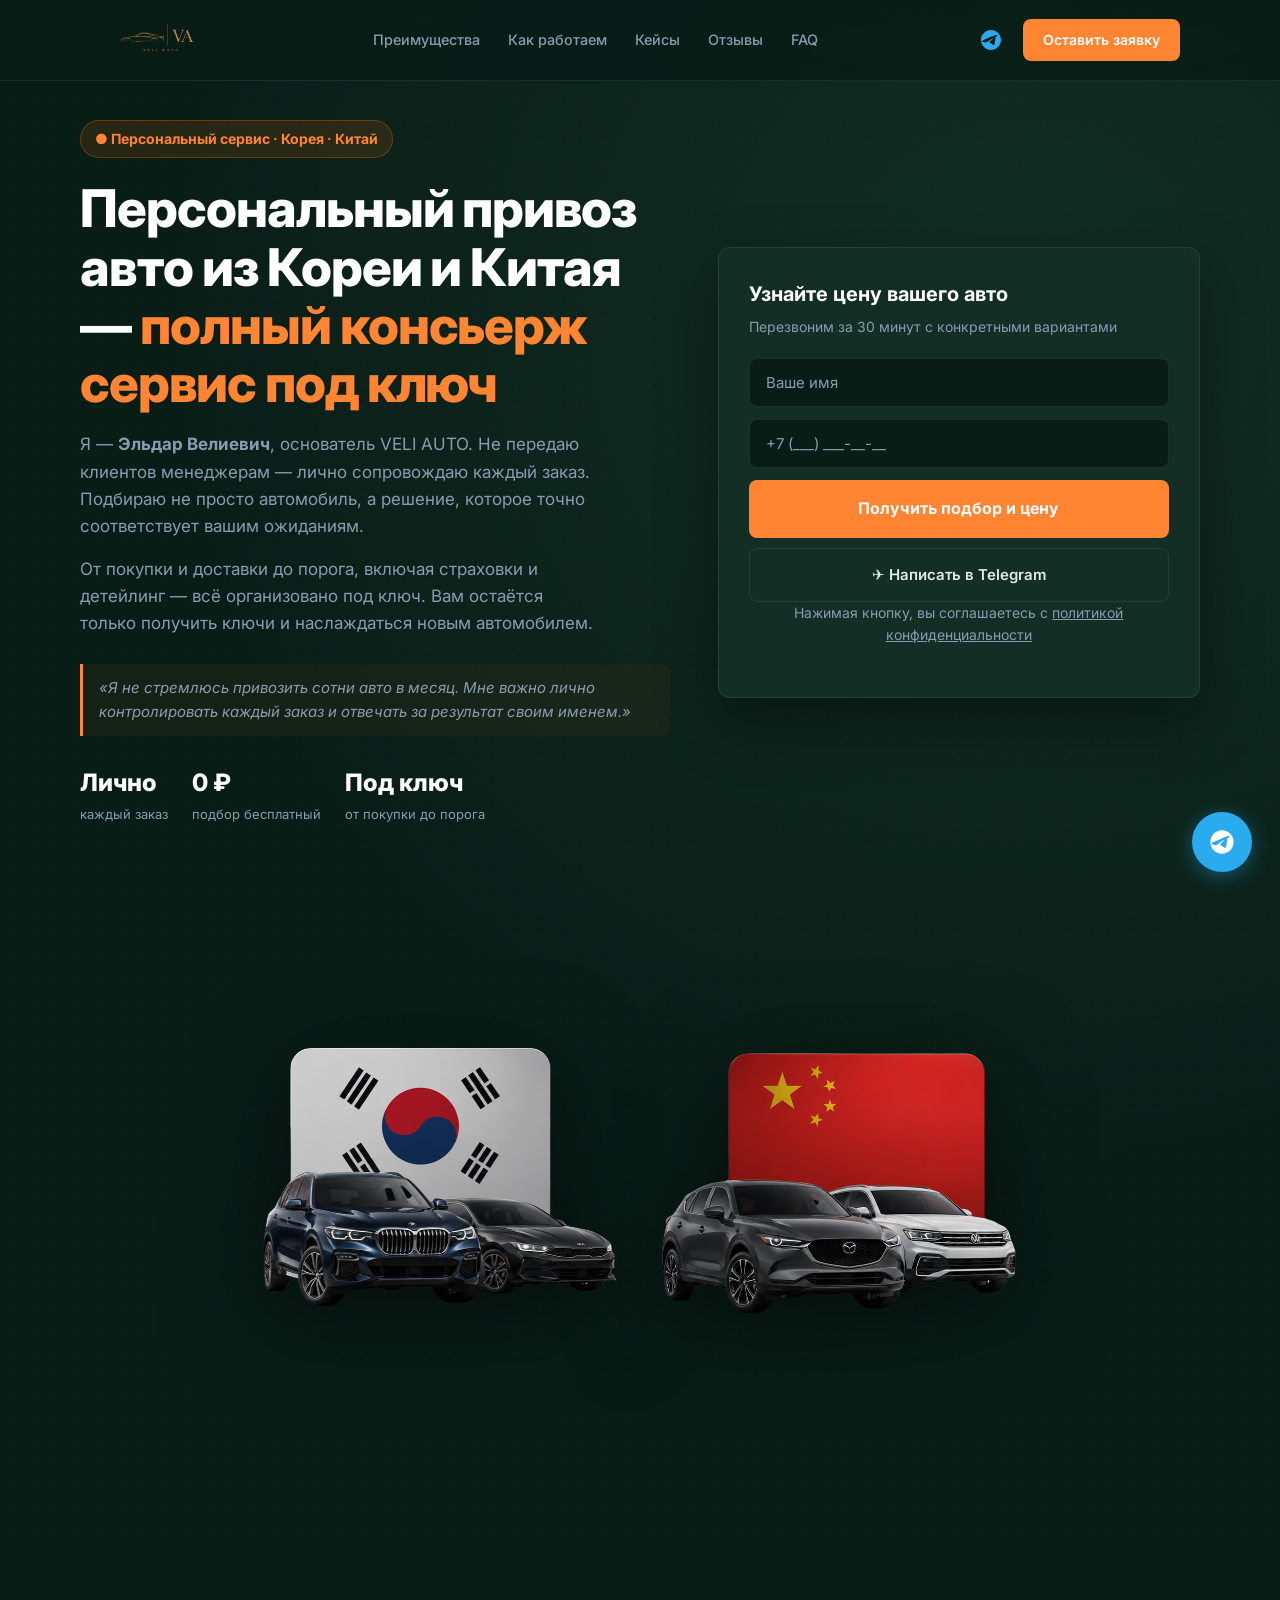
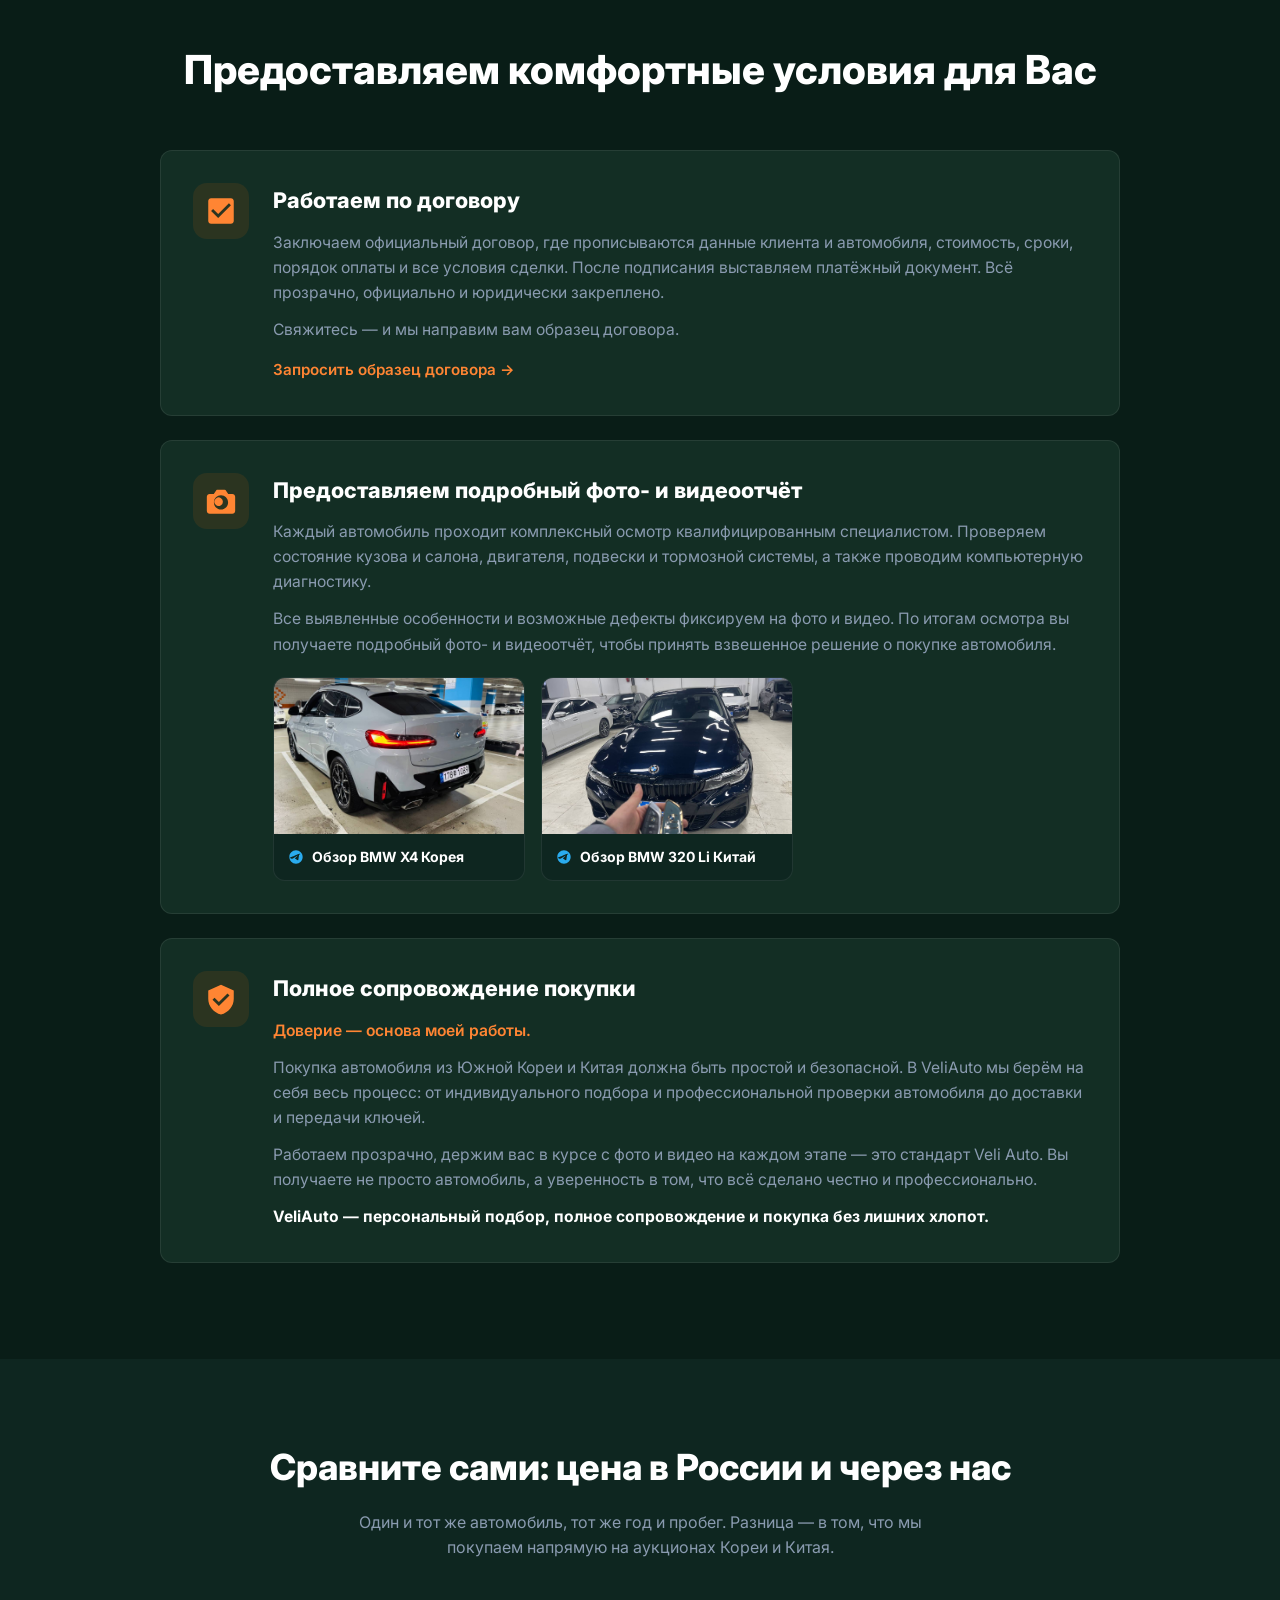
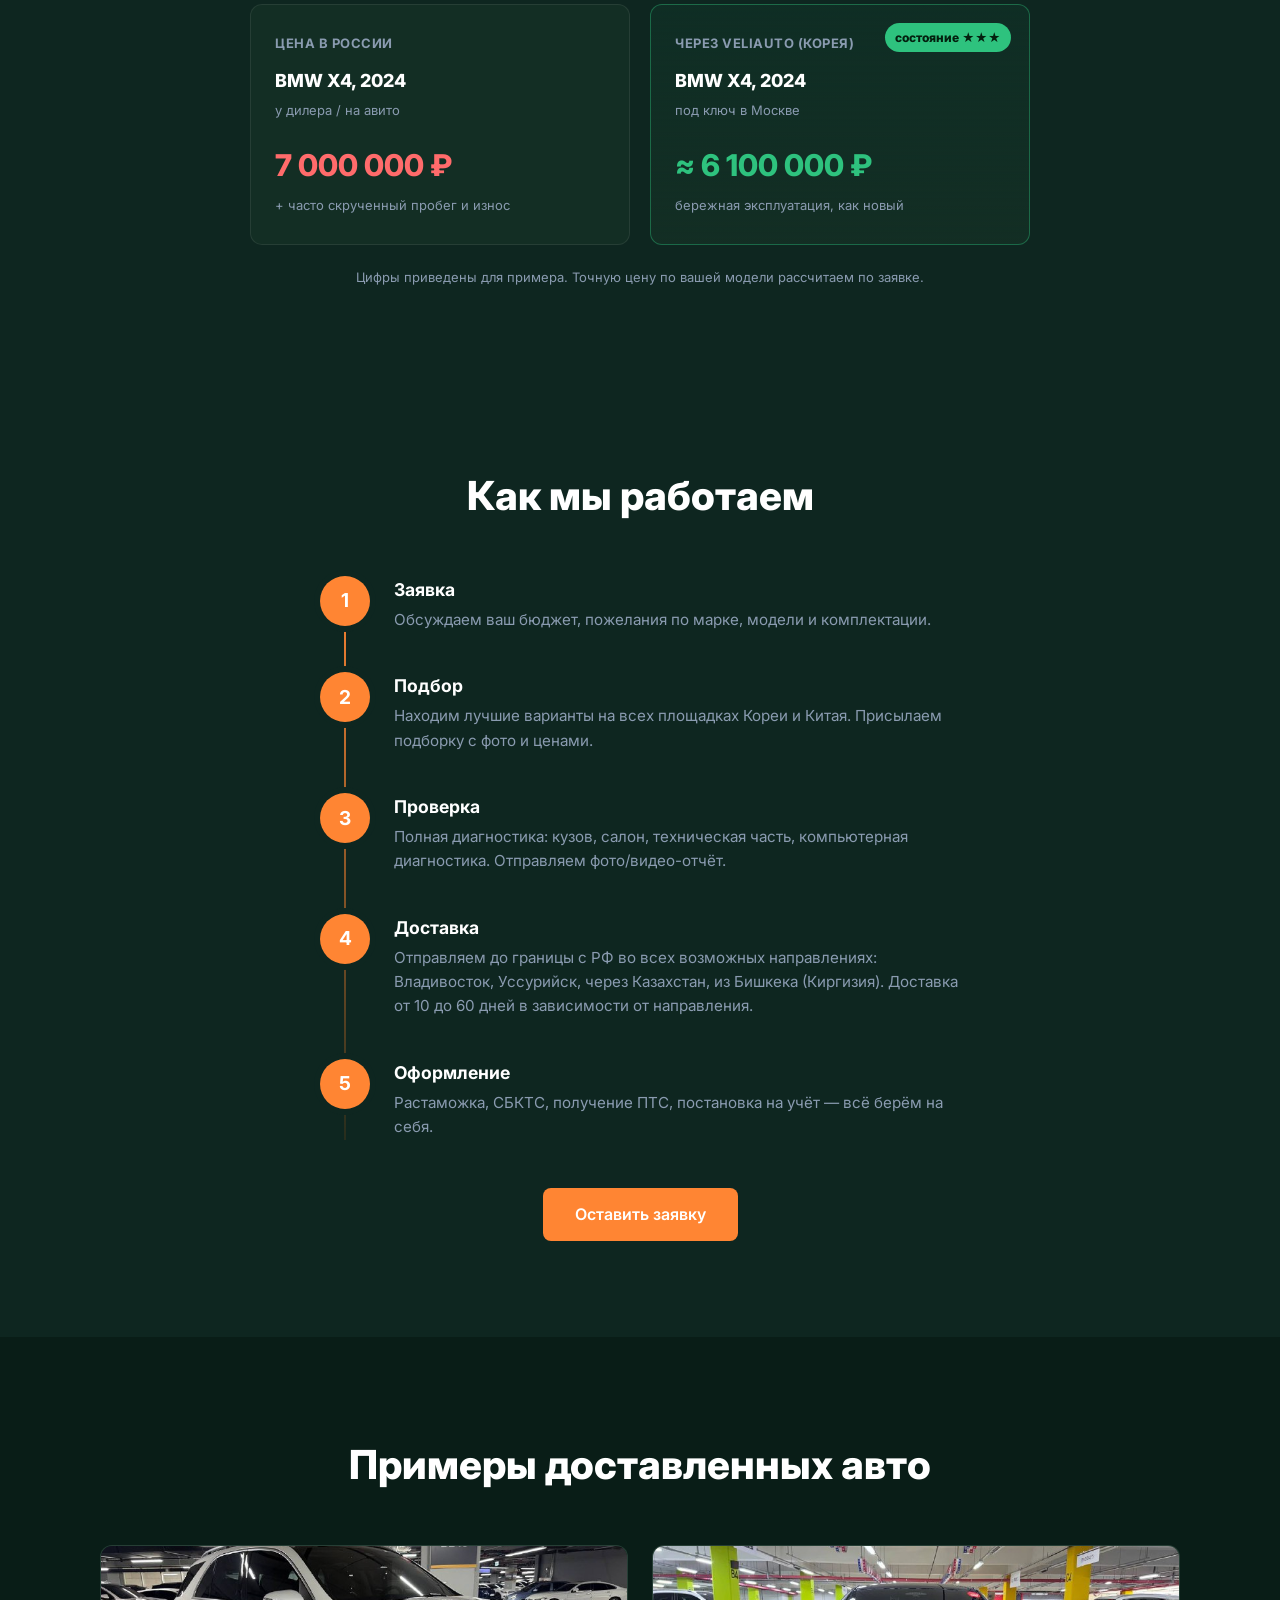
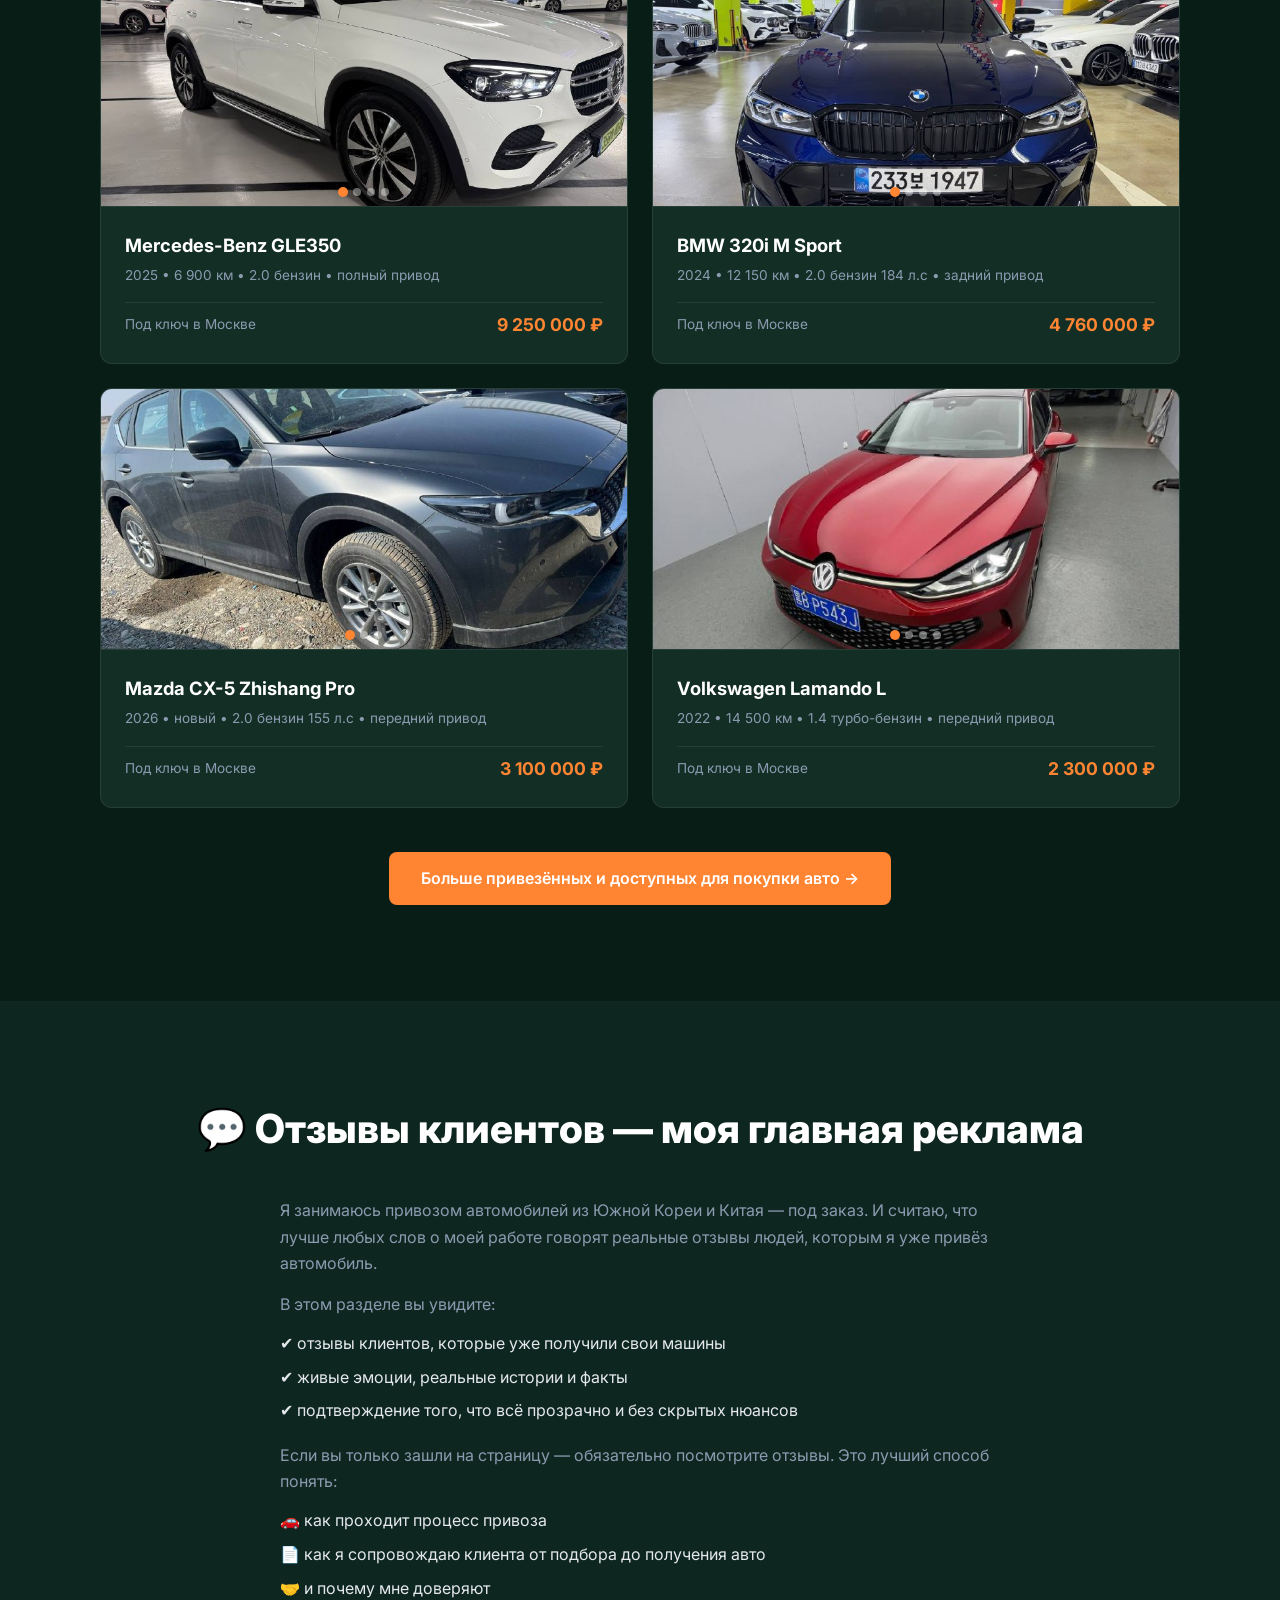
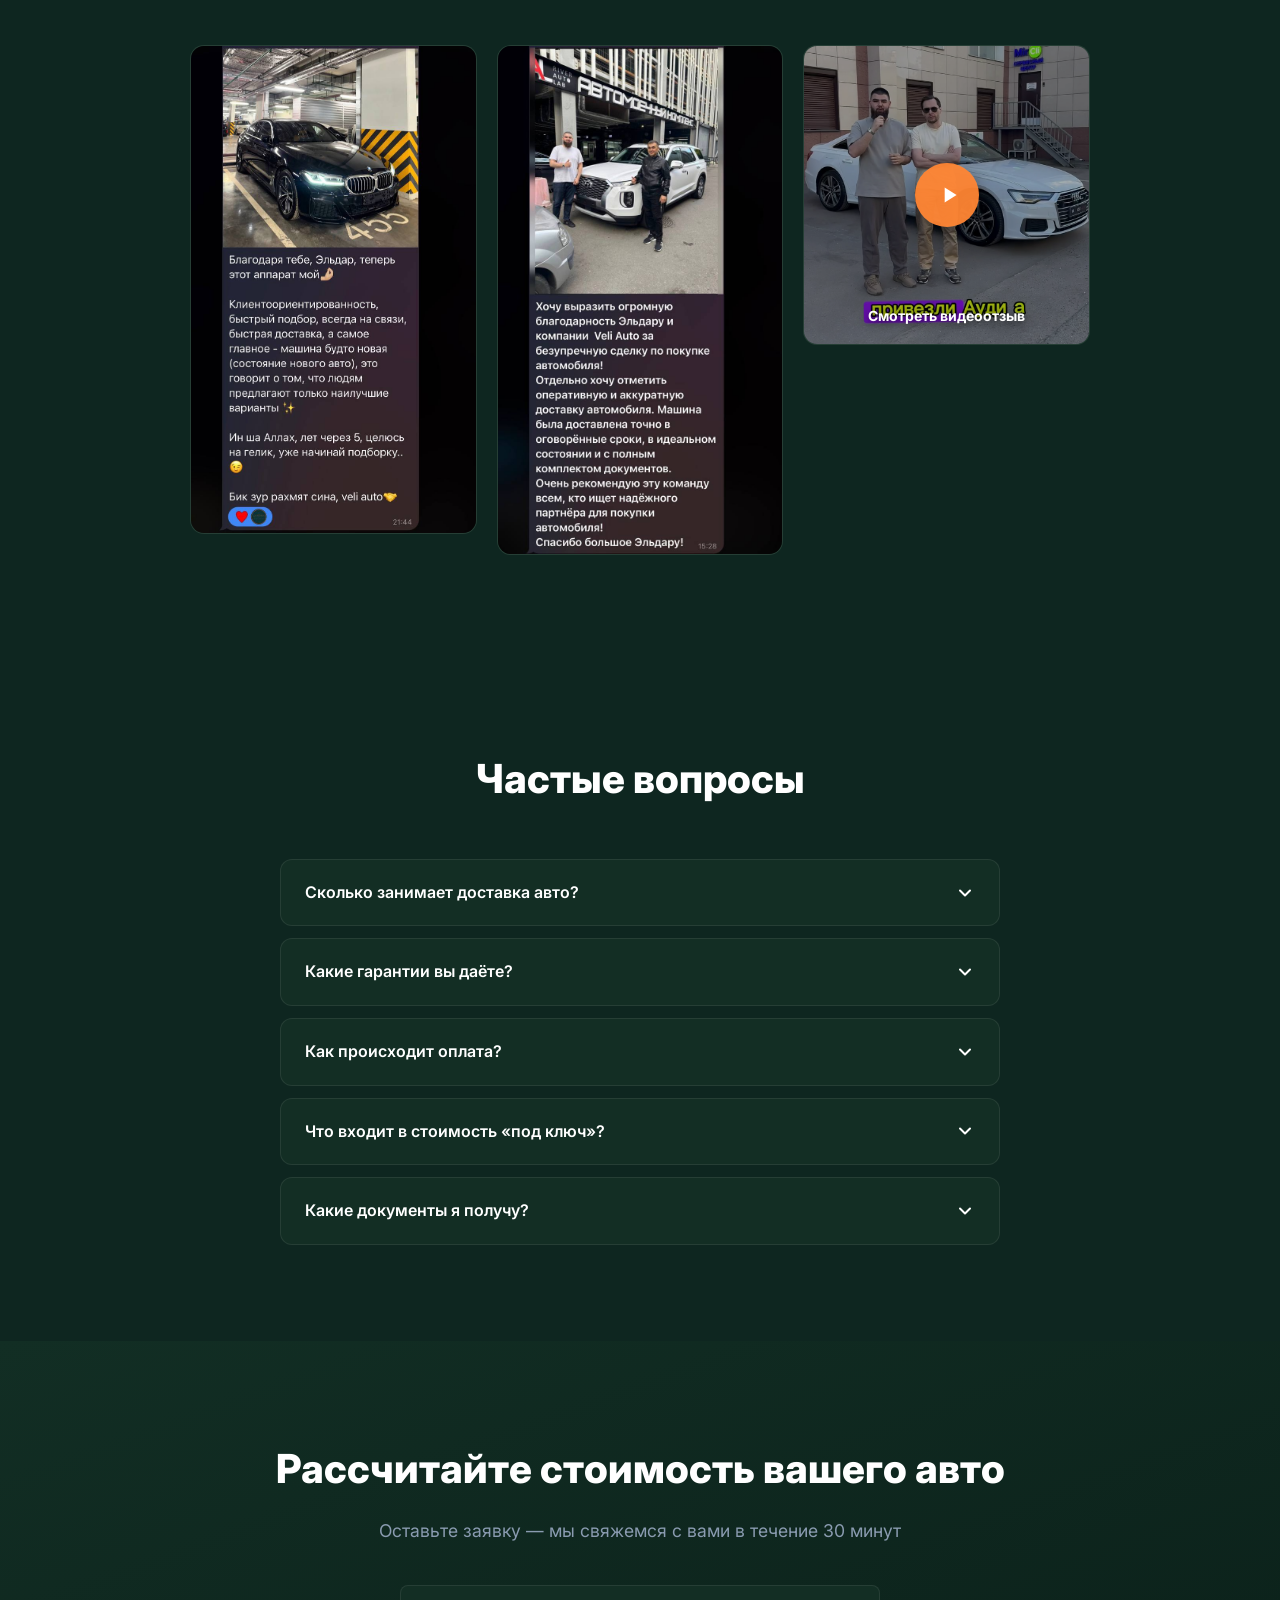
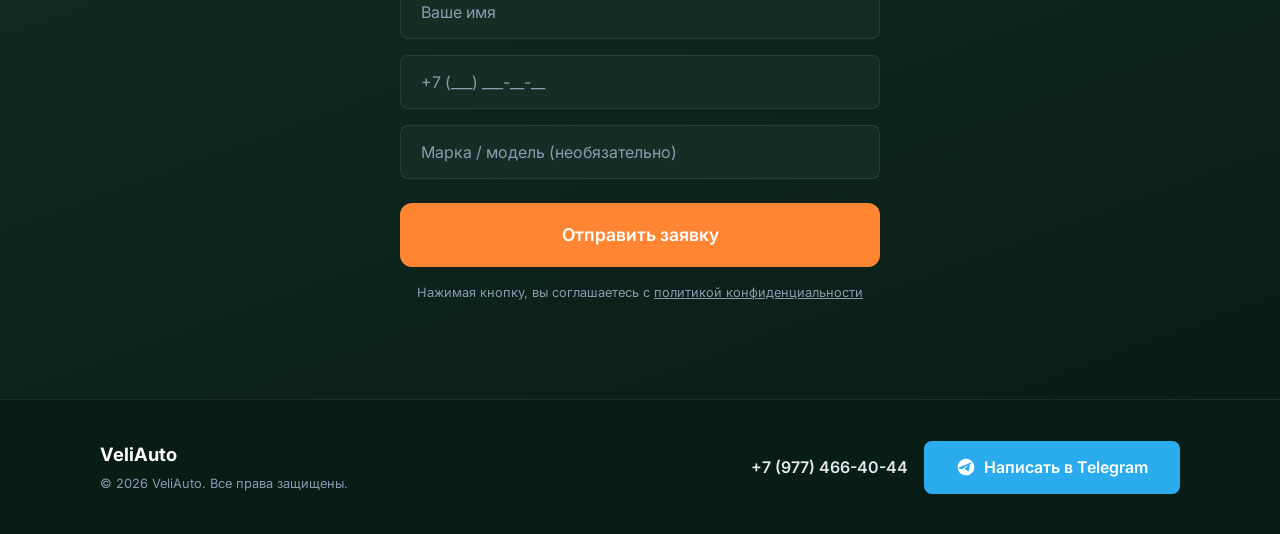
<file: index.html>
<!DOCTYPE html>
<html lang="ru">
<head>
  <meta charset="UTF-8">
  <meta name="viewport" content="width=device-width, initial-scale=1.0">
  <title>Авто из Кореи и Китая под ключ — подбор, доставка, растаможка</title>
  <meta name="description" content="Подбор и доставка автомобилей из Кореи и Китая под ключ. Дешевле и в лучшем состоянии, чем в России. Проверка, доставка, растаможка, оформление.">

  <!-- Favicon (логотип Veli Auto) -->
  <link rel="icon" href="favicon.ico" sizes="any">
  <link rel="icon" type="image/png" sizes="32x32" href="favicon-32.png">
  <link rel="icon" type="image/png" sizes="16x16" href="favicon-16.png">
  <link rel="apple-touch-icon" href="apple-touch-icon.png">

  <link rel="preconnect" href="https://fonts.googleapis.com">
  <link rel="preconnect" href="https://fonts.gstatic.com" crossorigin>
  <link href="https://fonts.googleapis.com/css2?family=Inter:wght@400;500;600;700;800&display=swap" rel="stylesheet">
  <link rel="stylesheet" href="style.css">

  <!-- Яндекс.Метрика: вставьте сюда код счётчика из интерфейса Метрики -->
  <!-- После вставки замените YM_ID ниже на ваш номер счётчика -->
  <script>window.YM_ID = 0; /* ← замените на номер вашего счётчика */</script>
  <!-- /Яндекс.Метрика -->
</head>
<body>

  <!-- Header -->
  <header class="header" id="header">
    <div class="container header__inner">
      <a href="#" class="header__logo"><img src="logonew.png" alt="VeliAuto" class="header__logo-img"></a>
      <nav class="header__nav" id="nav">
        <a href="#advantages" class="header__link">Преимущества</a>
        <a href="#steps" class="header__link">Как работаем</a>
        <a href="#cases" class="header__link">Кейсы</a>
        <a href="#reviews" class="header__link">Отзывы</a>
        <a href="#faq" class="header__link">FAQ</a>
      </nav>
      <div class="header__actions">
        <a href="https://t.me/VeliAutoGroup" target="_blank" rel="noopener" class="header__tg" aria-label="Telegram">
          <svg width="24" height="24" viewBox="0 0 24 24" fill="none"><path d="M12 2C6.48 2 2 6.48 2 12s4.48 10 10 10 10-4.48 10-10S17.52 2 12 2zm4.64 6.8c-.15 1.58-.8 5.42-1.13 7.19-.14.75-.42 1-.68 1.03-.58.05-1.02-.38-1.58-.75-.88-.58-1.38-.94-2.23-1.5-.99-.65-.35-1.01.22-1.59.15-.15 2.71-2.48 2.76-2.69.01-.03.01-.14-.07-.2-.08-.06-.19-.04-.28-.02-.12.03-2.02 1.28-5.69 3.77-.54.37-1.03.55-1.47.54-.48-.01-1.41-.27-2.1-.5-.85-.28-1.52-.43-1.46-.91.03-.25.38-.51 1.05-.78 4.12-1.79 6.87-2.97 8.26-3.54 3.93-1.62 4.75-1.9 5.28-1.91.12 0 .37.03.54.17.14.12.18.28.2.45-.01.06.01.24 0 .37z" fill="currentColor"/></svg>
        </a>
        <a href="#form" class="btn btn--small header__cta">Оставить заявку</a>
        <button class="burger" id="burger" aria-label="Меню">
          <svg id="burger-icon" width="24" height="24" viewBox="0 0 24 24" fill="none" xmlns="http://www.w3.org/2000/svg">
            <path d="M3 6h18M3 12h18M3 18h18" stroke="#ffffff" stroke-width="2.5" stroke-linecap="round"/>
          </svg>
          <svg id="burger-close" width="24" height="24" viewBox="0 0 24 24" fill="none" xmlns="http://www.w3.org/2000/svg" style="display:none">
            <path d="M6 6l12 12M18 6L6 18" stroke="#ffffff" stroke-width="2.5" stroke-linecap="round"/>
          </svg>
        </button>
      </div>
    </div>
  </header>

  <!-- Hero -->
  <section class="veli-hero" id="hero">
    <div class="veli-hero-wrap">
      <div>
        <span class="veli-badge">● Персональный сервис · Корея · Китай</span>
        <h1>Персональный привоз авто из Кореи и Китая — <span class="hl">полный консьерж сервис под ключ</span></h1>
        <p class="sub">
          Я — <strong>Эльдар Велиевич</strong>, основатель VELI AUTO. Не передаю клиентов менеджерам — лично сопровождаю каждый заказ. Подбираю не просто автомобиль, а решение, которое точно соответствует вашим ожиданиям.
        </p>
        <p class="sub" style="margin-top:-10px;">
          От покупки и доставки до порога, включая страховки и детейлинг — всё организовано под ключ. Вам остаётся только получить ключи и наслаждаться новым автомобилем.
        </p>
        <blockquote class="veli-founder-quote">
          «Я не стремлюсь привозить сотни авто в месяц. Мне важно лично контролировать каждый заказ и отвечать за результат своим именем.»
        </blockquote>
        <div class="veli-trust">
          <div><b>Лично</b><span>каждый заказ</span></div>
          <div><b>0 ₽</b><span>подбор бесплатный</span></div>
          <div><b>Под ключ</b><span>от покупки до порога</span></div>
        </div>
      </div>
      <form class="veli-form-card veli-lead-form" id="heroForm" novalidate>
        <h3>Узнайте цену вашего авто</h3>
        <p>Перезвоним за 30 минут с конкретными вариантами</p>
        <input class="veli-input" type="text" name="name" placeholder="Ваше имя" required>
        <input class="veli-input" type="tel" name="phone" placeholder="+7 (___) ___-__-__" required>
        <button class="veli-btn" type="submit">Получить подбор и цену</button>
        <a class="veli-btn-tg" href="https://t.me/VeliAutoGroup" target="_blank" rel="noopener">✈ Написать в Telegram</a>
        <p class="veli-note">Нажимая кнопку, вы соглашаетесь с <a href="privacy.html" target="_blank">политикой конфиденциальности</a></p>
      </form>
      <div class="veli-hero-img">
        <div class="veli-hero-img__wrap">
          <img src="korea.png" alt="Авто из Кореи">
        </div>
        <div class="veli-hero-img__wrap">
          <img src="china_cars_no_bg.png" alt="Авто из Китая">
        </div>
      </div>
    </div>
  </section>

  <!-- Advantages -->
  <section class="advantages" id="advantages">
    <div class="container">
      <h2 class="section__title reveal">Предоставляем комфортные условия для Вас</h2>
      <div class="veli-why">

        <!-- Блок 1 -->
        <div class="veli-why-block reveal">
          <div class="veli-why-icon">
            <svg width="34" height="34" viewBox="0 0 40 40" fill="none"><path d="M31.67 5H8.33C6.5 5 5 6.5 5 8.33v23.34C5 33.5 6.5 35 8.33 35h23.34C33.5 35 35 33.5 35 31.67V8.33C35 6.5 33.5 5 31.67 5zM16.67 28.33L8.33 20l2.34-2.33 6 6L29.33 11l2.34 2.33-15 15z" fill="currentColor"/></svg>
          </div>
          <div class="veli-why-content">
            <h3>Работаем по договору</h3>
            <p>Заключаем официальный договор, где прописываются данные клиента и автомобиля, стоимость, сроки, порядок оплаты и все условия сделки. После подписания выставляем платёжный документ. Всё прозрачно, официально и юридически закреплено.</p>
            <p>Свяжитесь — и мы направим вам образец договора.</p>
            <a href="#form" class="veli-why-cta">Запросить образец договора &rarr;</a>
          </div>
        </div>

        <!-- Блок 2 -->
        <div class="veli-why-block reveal">
          <div class="veli-why-icon">
            <svg width="34" height="34" viewBox="0 0 40 40" fill="none"><path d="M33.33 11.67H28.5l-3.17-4.5a1.67 1.67 0 00-1.37-.5H16.04c-.55 0-1.06.19-1.37.5l-3.17 4.5H6.67C4.83 11.67 3.33 13.17 3.33 15v16.67c0 1.83 1.5 3.33 3.34 3.33h26.66c1.84 0 3.34-1.5 3.34-3.33V15c0-1.83-1.5-3.33-3.34-3.33zM20 30c-4.6 0-8.33-3.73-8.33-8.33S15.4 13.33 20 13.33s8.33 3.74 8.33 8.34S24.6 30 20 30zm0-13.33A5 5 0 1020 25a5 5 0 000-8.33z" fill="currentColor"/></svg>
          </div>
          <div class="veli-why-content">
            <h3>Предоставляем подробный фото- и видеоотчёт</h3>
            <p>Каждый автомобиль проходит комплексный осмотр квалифицированным специалистом. Проверяем состояние кузова и салона, двигателя, подвески и тормозной системы, а также проводим компьютерную диагностику.</p>
            <p>Все выявленные особенности и возможные дефекты фиксируем на фото и видео. По итогам осмотра вы получаете подробный фото- и видеоотчёт, чтобы принять взвешенное решение о покупке автомобиля.</p>
            <div class="veli-reports-grid">
              <a class="veli-report-card" href="https://t.me/+EE5sa6n6i1JlOGFl" target="_blank" rel="noopener">
                <div class="veli-report-img">
                  <img src="bmw.jpg" alt="Обзор BMW X4 Корея" loading="lazy">
                </div>
                <span class="veli-report-name">
                  <svg width="16" height="16" viewBox="0 0 24 24" fill="none"><path d="M12 2C6.48 2 2 6.48 2 12s4.48 10 10 10 10-4.48 10-10S17.52 2 12 2zm4.64 6.8c-.15 1.58-.8 5.42-1.13 7.19-.14.75-.42 1-.68 1.03-.58.05-1.02-.38-1.58-.75-.88-.58-1.38-.94-2.23-1.5-.99-.65-.35-1.01.22-1.59.15-.15 2.71-2.48 2.76-2.69.01-.03.01-.14-.07-.2-.08-.06-.19-.04-.28-.02-.12.03-2.02 1.28-5.69 3.77-.54.37-1.03.55-1.47.54-.48-.01-1.41-.27-2.1-.5-.85-.28-1.52-.43-1.46-.91.03-.25.38-.51 1.05-.78 4.12-1.79 6.87-2.97 8.26-3.54 3.93-1.62 4.75-1.9 5.28-1.91.12 0 .37.03.54.17.14.12.18.28.2.45-.01.06.01.24 0 .37z" fill="currentColor"/></svg>
                  Обзор BMW X4 Корея
                </span>
              </a>
              <a class="veli-report-card" href="https://t.me/+0J8RsHtq2XE5M2Zi" target="_blank" rel="noopener">
                <div class="veli-report-img">
                  <img src="bmwobzor.jpg" alt="Обзор BMW 320 Li Китай" loading="lazy">
                </div>
                <span class="veli-report-name">
                  <svg width="16" height="16" viewBox="0 0 24 24" fill="none"><path d="M12 2C6.48 2 2 6.48 2 12s4.48 10 10 10 10-4.48 10-10S17.52 2 12 2zm4.64 6.8c-.15 1.58-.8 5.42-1.13 7.19-.14.75-.42 1-.68 1.03-.58.05-1.02-.38-1.58-.75-.88-.58-1.38-.94-2.23-1.5-.99-.65-.35-1.01.22-1.59.15-.15 2.71-2.48 2.76-2.69.01-.03.01-.14-.07-.2-.08-.06-.19-.04-.28-.02-.12.03-2.02 1.28-5.69 3.77-.54.37-1.03.55-1.47.54-.48-.01-1.41-.27-2.1-.5-.85-.28-1.52-.43-1.46-.91.03-.25.38-.51 1.05-.78 4.12-1.79 6.87-2.97 8.26-3.54 3.93-1.62 4.75-1.9 5.28-1.91.12 0 .37.03.54.17.14.12.18.28.2.45-.01.06.01.24 0 .37z" fill="currentColor"/></svg>
                  Обзор BMW 320 Li Китай
                </span>
              </a>
            </div>
          </div>
        </div>

        <!-- Блок 3 -->
        <div class="veli-why-block reveal">
          <div class="veli-why-icon">
            <svg width="34" height="34" viewBox="0 0 40 40" fill="none"><path d="M20 3.33L5 10v10c0 8.33 6.39 16.11 15 18.33C28.61 36.11 35 28.33 35 20V10L20 3.33zm-2.5 25L10 20.83l2.35-2.35 5.15 5.13L27.65 13.5 30 15.83 17.5 28.33z" fill="currentColor"/></svg>
          </div>
          <div class="veli-why-content">
            <h3>Полное сопровождение покупки</h3>
            <p class="veli-why-lead">Доверие — основа моей работы.</p>
            <p>Покупка автомобиля из Южной Кореи и Китая должна быть простой и безопасной. В VeliAuto мы берём на себя весь процесс: от индивидуального подбора и профессиональной проверки автомобиля до доставки и передачи ключей.</p>
            <p>Работаем прозрачно, держим вас в курсе с фото и видео на каждом этапе — это стандарт Veli Auto. Вы получаете не просто автомобиль, а уверенность в том, что всё сделано честно и профессионально.</p>
            <p><strong>VeliAuto — персональный подбор, полное сопровождение и покупка без лишних хлопот.</strong></p>
          </div>
        </div>

      </div>
    </div>
  </section>

  <!-- Compare -->
  <section class="veli-compare" id="compare">
    <div class="veli-compare-wrap">
      <div class="veli-sec-head"><h2>Сравните сами: цена в России и через нас</h2></div>
      <p class="veli-sec-sub">Один и тот же автомобиль, тот же год и пробег. Разница — в том, что мы покупаем напрямую на аукционах Кореи и Китая.</p>

      <div class="veli-cmp-grid">
        <div class="veli-cmp-card ru">
          <div class="label">Цена в России</div>
          <div class="car">BMW X4, 2024</div>
          <div class="car-desc">у дилера / на авито</div>
          <div class="price">7 000 000 ₽</div>
          <div class="price-note">+ часто скрученный пробег и износ</div>
        </div>

        <div class="veli-cmp-card win">
          <div class="veli-save-chip">состояние ★★★</div>
          <div class="label">Через VeliAuto (Корея)</div>
          <div class="car">BMW X4, 2024</div>
          <div class="car-desc">под ключ в Москве</div>
          <div class="price">≈ 6 100 000 ₽</div>
          <div class="price-note">бережная эксплуатация, как новый</div>
        </div>
      </div>
      <p class="veli-cmp-foot">Цифры приведены для примера. Точную цену по вашей модели рассчитаем по заявке.</p>
    </div>
  </section>

  <!-- Steps -->
  <section class="steps" id="steps">
    <div class="container">
      <h2 class="section__title reveal">Как мы работаем</h2>
      <div class="steps__timeline">
        <div class="step reveal">
          <div class="step__number">1</div>
          <div class="step__content">
            <h3 class="step__title">Заявка</h3>
            <p class="step__text">Обсуждаем ваш бюджет, пожелания по марке, модели и комплектации.</p>
          </div>
        </div>
        <div class="step reveal">
          <div class="step__number">2</div>
          <div class="step__content">
            <h3 class="step__title">Подбор</h3>
            <p class="step__text">Находим лучшие варианты на всех площадках Кореи и Китая. Присылаем подборку с фото и ценами.</p>
          </div>
        </div>
        <div class="step reveal">
          <div class="step__number">3</div>
          <div class="step__content">
            <h3 class="step__title">Проверка</h3>
            <p class="step__text">Полная диагностика: кузов, салон, техническая часть, компьютерная диагностика. Отправляем фото/видео-отчёт.</p>
          </div>
        </div>
        <div class="step reveal">
          <div class="step__number">4</div>
          <div class="step__content">
            <h3 class="step__title">Доставка</h3>
            <p class="step__text">Отправляем до границы с РФ во всех возможных направлениях: Владивосток, Уссурийск, через Казахстан, из Бишкека (Киргизия). Доставка от 10 до 60 дней в зависимости от направления.</p>
          </div>
        </div>
        <div class="step reveal">
          <div class="step__number">5</div>
          <div class="step__content">
            <h3 class="step__title">Оформление</h3>
            <p class="step__text">Растаможка, СБКТС, получение ПТС, постановка на учёт — всё берём на себя.</p>
          </div>
        </div>
      </div>
      <div class="steps__cta reveal">
        <a href="#form" class="btn">Оставить заявку</a>
      </div>
    </div>
  </section>

  <!-- Cases -->
  <section class="cases" id="cases">
    <div class="container">
      <h2 class="section__title reveal">Примеры доставленных авто</h2>
      <div class="cases__grid">

        <div class="case-card reveal">
          <div class="case-card__gallery">
            <div class="gallery__track">
              <img src="cars/gle1.jpg" alt="Mercedes-Benz GLE350" loading="lazy">
              <img src="cars/gle2.jpg" alt="Mercedes-Benz GLE350 — вид 2" loading="lazy">
              <img src="cars/gle3.jpg" alt="Mercedes-Benz GLE350 — вид 3" loading="lazy">
              <img src="cars/gle4.jpg" alt="Mercedes-Benz GLE350 — вид 4" loading="lazy">
            </div>
            <button class="gallery__btn gallery__btn--prev" aria-label="Назад">&#10094;</button>
            <button class="gallery__btn gallery__btn--next" aria-label="Вперёд">&#10095;</button>
            <div class="gallery__dots"></div>
          </div>
          <div class="case-card__body">
            <h3 class="case-card__name">Mercedes-Benz GLE350</h3>
            <div class="case-card__specs">2025 &bull; 6 900 км &bull; 2.0 бензин &bull; полный привод</div>
            <div class="case-card__prices">
              <div class="case-card__price-row case-card__price-row--total">
                <span class="case-card__label">Под ключ в Москве</span>
                <span class="case-card__value">9 250 000 ₽</span>
              </div>
            </div>
          </div>
        </div>

        <div class="case-card reveal">
          <div class="case-card__gallery">
            <div class="gallery__track">
              <img src="cars/bmw320_1.jpg" alt="BMW 320i M Sport" loading="lazy">
              <img src="cars/bmw320_2.jpg" alt="BMW 320i M Sport — вид 2" loading="lazy">
              <img src="cars/bmw320_3.jpg" alt="BMW 320i M Sport — вид 3" loading="lazy">
              <img src="cars/bmw320_4.jpg" alt="BMW 320i M Sport — салон" loading="lazy">
            </div>
            <button class="gallery__btn gallery__btn--prev" aria-label="Назад">&#10094;</button>
            <button class="gallery__btn gallery__btn--next" aria-label="Вперёд">&#10095;</button>
            <div class="gallery__dots"></div>
          </div>
          <div class="case-card__body">
            <h3 class="case-card__name">BMW 320i M Sport</h3>
            <div class="case-card__specs">2024 &bull; 12 150 км &bull; 2.0 бензин 184 л.с &bull; задний привод</div>
            <div class="case-card__prices">
              <div class="case-card__price-row case-card__price-row--total">
                <span class="case-card__label">Под ключ в Москве</span>
                <span class="case-card__value">4 760 000 ₽</span>
              </div>
            </div>
          </div>
        </div>

        <div class="case-card reveal">
          <div class="case-card__gallery">
            <div class="gallery__track">
              <img src="cars/mazda1.jpg" alt="Mazda CX-5 Zhishang Pro" loading="lazy">
              <img src="cars/mazda2.jpg" alt="Mazda CX-5 Zhishang Pro — вид 2" loading="lazy">
              <img src="cars/mazda3.jpg" alt="Mazda CX-5 Zhishang Pro — вид 3" loading="lazy">
            </div>
            <button class="gallery__btn gallery__btn--prev" aria-label="Назад">&#10094;</button>
            <button class="gallery__btn gallery__btn--next" aria-label="Вперёд">&#10095;</button>
            <div class="gallery__dots"></div>
          </div>
          <div class="case-card__body">
            <h3 class="case-card__name">Mazda CX-5 Zhishang Pro</h3>
            <div class="case-card__specs">2026 &bull; новый &bull; 2.0 бензин 155 л.с &bull; передний привод</div>
            <div class="case-card__prices">
              <div class="case-card__price-row case-card__price-row--total">
                <span class="case-card__label">Под ключ в Москве</span>
                <span class="case-card__value">3 100 000 ₽</span>
              </div>
            </div>
          </div>
        </div>

        <div class="case-card reveal">
          <div class="case-card__gallery">
            <div class="gallery__track">
              <img src="cars/lamando1.jpg" alt="Volkswagen Lamando L" loading="lazy">
              <img src="cars/lamando2.jpg" alt="Volkswagen Lamando L — вид 2" loading="lazy">
              <img src="cars/lamando3.jpg" alt="Volkswagen Lamando L — вид 3" loading="lazy">
              <img src="cars/lamando4.jpg" alt="Volkswagen Lamando L — вид 4" loading="lazy">
            </div>
            <button class="gallery__btn gallery__btn--prev" aria-label="Назад">&#10094;</button>
            <button class="gallery__btn gallery__btn--next" aria-label="Вперёд">&#10095;</button>
            <div class="gallery__dots"></div>
          </div>
          <div class="case-card__body">
            <h3 class="case-card__name">Volkswagen Lamando L</h3>
            <div class="case-card__specs">2022 &bull; 14 500 км &bull; 1.4 турбо-бензин &bull; передний привод</div>
            <div class="case-card__prices">
              <div class="case-card__price-row case-card__price-row--total">
                <span class="case-card__label">Под ключ в Москве</span>
                <span class="case-card__value">2 300 000 ₽</span>
              </div>
            </div>
          </div>
        </div>

      </div>
      <div class="cases__cta reveal">
        <a href="https://t.me/VeliAutoGroup" target="_blank" rel="noopener" class="btn">Больше привезённых и доступных для покупки авто &rarr;</a>
      </div>
    </div>
  </section>

  <!-- Reviews -->
  <section class="veli-reviews" id="reviews">
    <div class="container">
      <h2 class="section__title reveal">💬 Отзывы клиентов — моя главная реклама</h2>
      <div class="veli-reviews-intro reveal">
        <p>Я занимаюсь привозом автомобилей из Южной Кореи и Китая — под заказ. И считаю, что лучше любых слов о моей работе говорят реальные отзывы людей, которым я уже привёз автомобиль.</p>
        <p>В этом разделе вы увидите:</p>
        <ul class="veli-reviews-list">
          <li>✔️ отзывы клиентов, которые уже получили свои машины</li>
          <li>✔️ живые эмоции, реальные истории и факты</li>
          <li>✔️ подтверждение того, что всё прозрачно и без скрытых нюансов</li>
        </ul>
        <p>Если вы только зашли на страницу — обязательно посмотрите отзывы. Это лучший способ понять:</p>
        <ul class="veli-reviews-list">
          <li>🚗 как проходит процесс привоза</li>
          <li>📄 как я сопровождаю клиента от подбора до получения авто</li>
          <li>🤝 и почему мне доверяют</li>
        </ul>
      </div>
      <div class="veli-reviews-grid reveal">
        <a class="veli-review-card" href="https://t.me/VeliAutoGroup" target="_blank" rel="noopener">
          <img src="otziv1.jpg" alt="Отзыв клиента — BMW 5 серии" loading="lazy">
        </a>
        <a class="veli-review-card" href="https://t.me/VeliAutoGroup" target="_blank" rel="noopener">
          <img src="otziv2.jpg" alt="Отзыв клиента — Hyundai Palisade" loading="lazy">
        </a>
        <a class="veli-review-card veli-review-card--video" href="https://t.me/VeliAutoGroup/551?comment=711" target="_blank" rel="noopener">
          <img src="otzivvideo.png" alt="Видеоотзыв клиента" loading="lazy">
          <span class="veli-review-play" aria-hidden="true">
            <svg width="26" height="26" viewBox="0 0 24 24" fill="currentColor"><path d="M8 5v14l11-7z"/></svg>
          </span>
          <span class="veli-review-vlabel">Смотреть видеоотзыв</span>
        </a>
      </div>
    </div>
  </section>

  <!-- FAQ -->
  <section class="faq" id="faq">
    <div class="container">
      <h2 class="section__title reveal">Частые вопросы</h2>
      <div class="faq__list">
        <div class="faq__item reveal">
          <button class="faq__question" type="button">
            <span>Сколько занимает доставка авто?</span>
            <svg class="faq__arrow" width="20" height="20" viewBox="0 0 20 20" fill="none"><path d="M5 7.5l5 5 5-5" stroke="currentColor" stroke-width="2" stroke-linecap="round" stroke-linejoin="round"/></svg>
          </button>
          <div class="faq__answer">
            <p>Весь процесс занимает от 40 до 60 дней. Доставка морем — от 3 дней, доставка по РФ — от 7 дней. Остальное время — подбор, проверка и оформление документов.</p>
          </div>
        </div>
        <div class="faq__item reveal">
          <button class="faq__question" type="button">
            <span>Какие гарантии вы даёте?</span>
            <svg class="faq__arrow" width="20" height="20" viewBox="0 0 20 20" fill="none"><path d="M5 7.5l5 5 5-5" stroke="currentColor" stroke-width="2" stroke-linecap="round" stroke-linejoin="round"/></svg>
          </button>
          <div class="faq__answer">
            <p>Работаем строго по договору. Гарантируем юридическую чистоту авто, техническое состояние по результатам диагностики и полное оформление документов. Если авто не соответствует описанию — вернём деньги.</p>
          </div>
        </div>
        <div class="faq__item reveal">
          <button class="faq__question" type="button">
            <span>Как происходит оплата?</span>
            <svg class="faq__arrow" width="20" height="20" viewBox="0 0 20 20" fill="none"><path d="M5 7.5l5 5 5-5" stroke="currentColor" stroke-width="2" stroke-linecap="round" stroke-linejoin="round"/></svg>
          </button>
          <div class="faq__answer">
            <p><strong>Подбор — полностью бесплатный.</strong> Вы ничего не платите, пока мы не найдём конкретный автомобиль и вы его не одобрите. После согласования авто оплата идёт поэтапно: за сам авто, за логистику до РФ. Далее в РФ — оплата таможни, логистика по РФ, комиссия компании. Все этапы курируем и подсказываем, где и как оплатить.</p>
          </div>
        </div>
        <div class="faq__item reveal">
          <button class="faq__question" type="button">
            <span>Что входит в стоимость «под ключ»?</span>
            <svg class="faq__arrow" width="20" height="20" viewBox="0 0 20 20" fill="none"><path d="M5 7.5l5 5 5-5" stroke="currentColor" stroke-width="2" stroke-linecap="round" stroke-linejoin="round"/></svg>
          </button>
          <div class="faq__answer">
            <p>Мы всё делаем за вас: подбор, выкуп, логистика, оформление — вы получаете авто с полным пакетом документов для постановки на учёт.</p>
          </div>
        </div>
        <div class="faq__item reveal">
          <button class="faq__question" type="button">
            <span>Какие документы я получу?</span>
            <svg class="faq__arrow" width="20" height="20" viewBox="0 0 20 20" fill="none"><path d="M5 7.5l5 5 5-5" stroke="currentColor" stroke-width="2" stroke-linecap="round" stroke-linejoin="round"/></svg>
          </button>
          <div class="faq__answer">
            <p>ЭПТС (электронный ПТС), СБКТС, ПТД и ТПО, а также акт приёма-передачи от компании — полный пакет документов для постановки авто на учёт в ГИБДД.</p>
          </div>
        </div>
      </div>
    </div>
  </section>

  <!-- Form -->
  <section class="form-section" id="form">
    <div class="container">
      <h2 class="section__title section__title--light reveal">Рассчитайте стоимость вашего авто</h2>
      <p class="form-section__subtitle reveal">Оставьте заявку — мы свяжемся с вами в течение 30 минут</p>
      <form class="form" id="leadForm" novalidate>
        <div class="form__fields">
          <div class="form__group">
            <input type="text" class="form__input" name="name" placeholder="Ваше имя" required autocomplete="given-name">
          </div>
          <div class="form__group">
            <input type="tel" class="form__input" name="phone" id="phone" placeholder="+7 (___) ___-__-__" required autocomplete="tel">
          </div>
          <div class="form__group">
            <input type="text" class="form__input" name="car" placeholder="Марка / модель (необязательно)" autocomplete="off">
          </div>
        </div>
        <button type="submit" class="btn btn--large form__submit">Отправить заявку</button>
        <p class="form__disclaimer">Нажимая кнопку, вы соглашаетесь с <a href="privacy.html" target="_blank">политикой конфиденциальности</a></p>
      </form>
    </div>
  </section>

  <!-- Footer -->
  <footer class="footer">
    <div class="container footer__inner">
      <div class="footer__brand">
        <span class="footer__logo">VeliAuto</span>
        <p class="footer__copy">&copy; 2026 VeliAuto. Все права защищены.</p>
      </div>
      <div class="footer__contacts">
        <a href="tel:+79774664044" class="footer__phone">+7 (977) 466-40-44</a>
        <a href="https://t.me/VeliAutoGroup" target="_blank" rel="noopener" class="btn btn--tg footer__tg-btn">
          <svg width="20" height="20" viewBox="0 0 24 24" fill="none"><path d="M12 2C6.48 2 2 6.48 2 12s4.48 10 10 10 10-4.48 10-10S17.52 2 12 2zm4.64 6.8c-.15 1.58-.8 5.42-1.13 7.19-.14.75-.42 1-.68 1.03-.58.05-1.02-.38-1.58-.75-.88-.58-1.38-.94-2.23-1.5-.99-.65-.35-1.01.22-1.59.15-.15 2.71-2.48 2.76-2.69.01-.03.01-.14-.07-.2-.08-.06-.19-.04-.28-.02-.12.03-2.02 1.28-5.69 3.77-.54.37-1.03.55-1.47.54-.48-.01-1.41-.27-2.1-.5-.85-.28-1.52-.43-1.46-.91.03-.25.38-.51 1.05-.78 4.12-1.79 6.87-2.97 8.26-3.54 3.93-1.62 4.75-1.9 5.28-1.91.12 0 .37.03.54.17.14.12.18.28.2.45-.01.06.01.24 0 .37z" fill="currentColor"/></svg>
          Написать в Telegram
        </a>
      </div>
    </div>
  </footer>

  <!-- Fixed Telegram button -->
  <a href="https://t.me/VeliAutoGroup" target="_blank" rel="noopener" class="tg-float" aria-label="Написать в Telegram">
    <svg width="28" height="28" viewBox="0 0 24 24" fill="none"><path d="M12 2C6.48 2 2 6.48 2 12s4.48 10 10 10 10-4.48 10-10S17.52 2 12 2zm4.64 6.8c-.15 1.58-.8 5.42-1.13 7.19-.14.75-.42 1-.68 1.03-.58.05-1.02-.38-1.58-.75-.88-.58-1.38-.94-2.23-1.5-.99-.65-.35-1.01.22-1.59.15-.15 2.71-2.48 2.76-2.69.01-.03.01-.14-.07-.2-.08-.06-.19-.04-.28-.02-.12.03-2.02 1.28-5.69 3.77-.54.37-1.03.55-1.47.54-.48-.01-1.41-.27-2.1-.5-.85-.28-1.52-.43-1.46-.91.03-.25.38-.51 1.05-.78 4.12-1.79 6.87-2.97 8.26-3.54 3.93-1.62 4.75-1.9 5.28-1.91.12 0 .37.03.54.17.14.12.18.28.2.45-.01.06.01.24 0 .37z" fill="currentColor"/></svg>
  </a>

  <script src="script.js"></script>
</body>
</html>
</file>
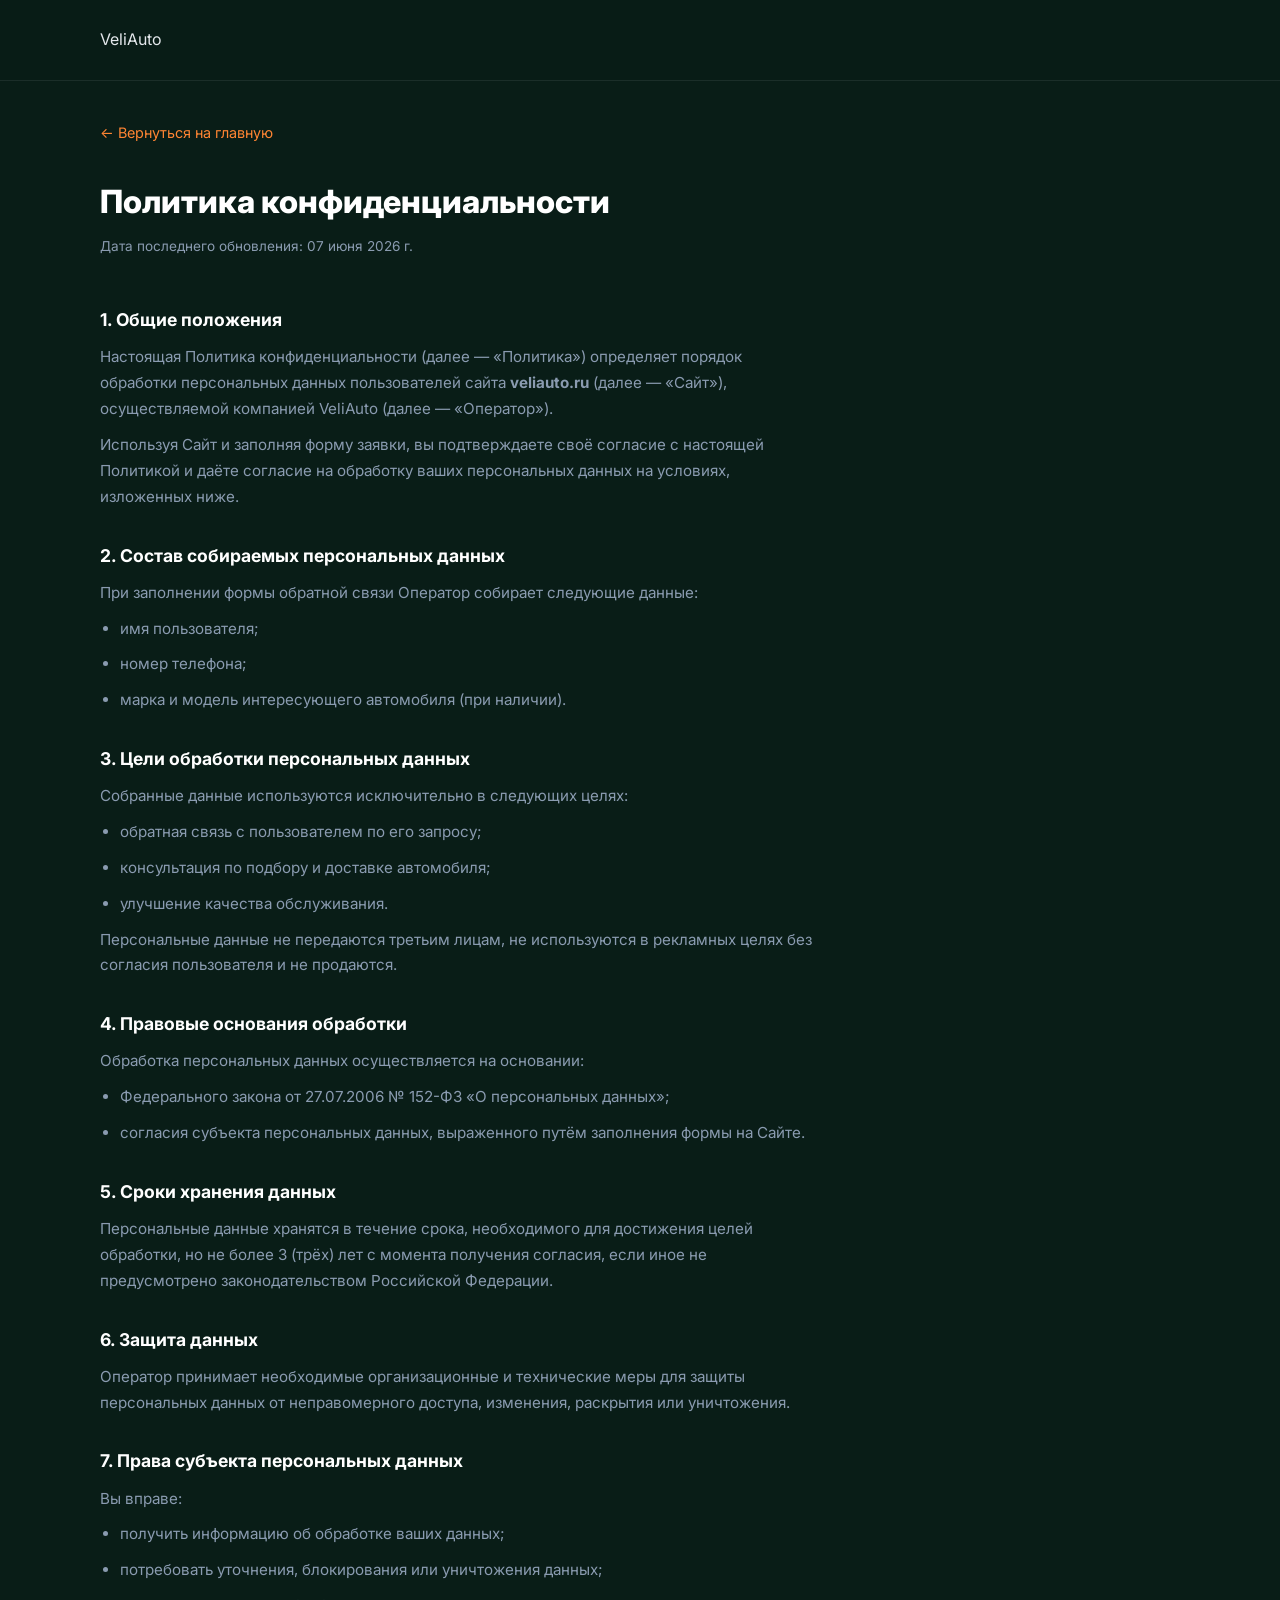
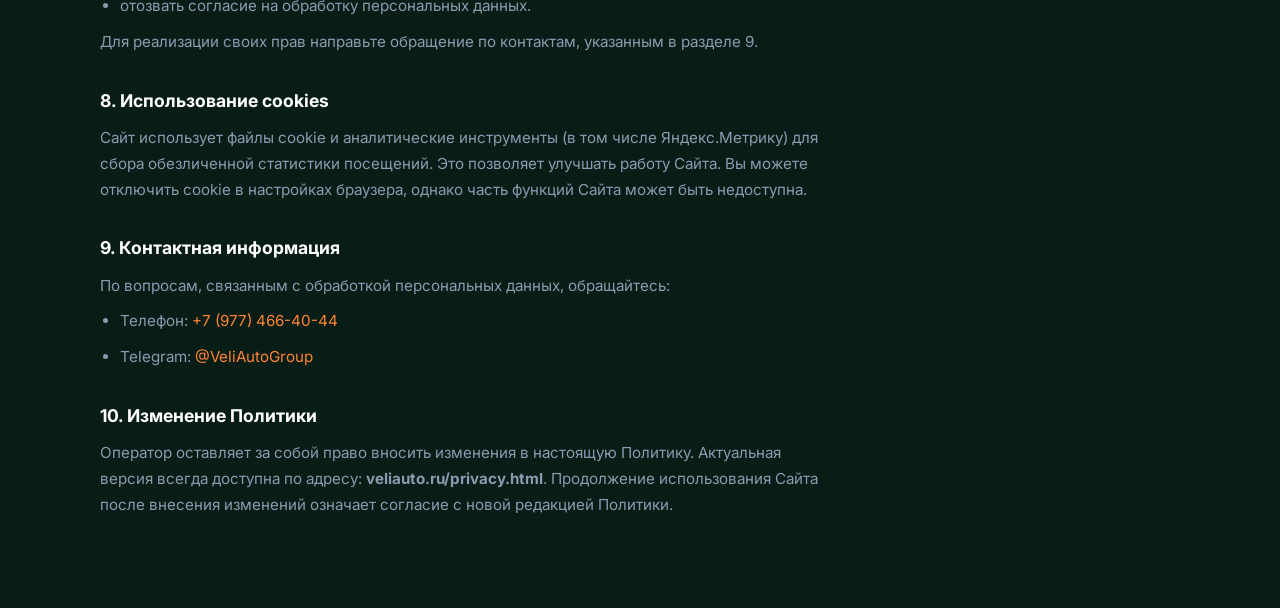
<file: privacy.html>
<!DOCTYPE html>
<html lang="ru">
<head>
  <meta charset="UTF-8">
  <meta name="viewport" content="width=device-width, initial-scale=1.0">
  <title>Политика конфиденциальности — VeliAuto</title>
  <meta name="robots" content="noindex, follow">

  <!-- Favicon (логотип Veli Auto) -->
  <link rel="icon" href="favicon.ico" sizes="any">
  <link rel="icon" type="image/png" sizes="32x32" href="favicon-32.png">
  <link rel="icon" type="image/png" sizes="16x16" href="favicon-16.png">
  <link rel="apple-touch-icon" href="apple-touch-icon.png">

  <link rel="preconnect" href="https://fonts.googleapis.com">
  <link rel="preconnect" href="https://fonts.gstatic.com" crossorigin>
  <link href="https://fonts.googleapis.com/css2?family=Inter:wght@400;500;600;700;800&display=swap" rel="stylesheet">
  <link rel="stylesheet" href="style.css">
  <style>
    .privacy-page {
      padding: 120px 0 80px;
      min-height: 100vh;
    }
    .privacy-page h1 {
      font-size: clamp(1.5rem, 4vw, 2rem);
      font-weight: 800;
      color: var(--clr-white);
      margin-bottom: 8px;
    }
    .privacy-page .updated {
      font-size: 0.85rem;
      color: var(--clr-text-muted);
      margin-bottom: 48px;
    }
    .privacy-page h2 {
      font-size: 1.1rem;
      font-weight: 700;
      color: var(--clr-white);
      margin: 32px 0 10px;
    }
    .privacy-page p, .privacy-page li {
      font-size: 0.95rem;
      color: var(--clr-text-muted);
      line-height: 1.7;
      margin-bottom: 10px;
    }
    .privacy-page ul {
      list-style: disc;
      padding-left: 20px;
      margin-bottom: 10px;
    }
    .privacy-page a {
      color: var(--clr-accent);
    }
    .privacy-back {
      display: inline-flex;
      align-items: center;
      gap: 8px;
      color: var(--clr-text-muted);
      font-size: 0.9rem;
      margin-bottom: 32px;
      transition: color 0.2s;
    }
    .privacy-back:hover { color: var(--clr-white); }
    .privacy-content {
      max-width: 720px;
    }
  </style>
</head>
<body>

  <header class="header" id="header">
    <div class="container header__inner">
      <a href="index.html" class="header__logo">VeliAuto</a>
    </div>
  </header>

  <section class="privacy-page">
    <div class="container">
      <div class="privacy-content">
        <a href="index.html" class="privacy-back">← Вернуться на главную</a>
        <h1>Политика конфиденциальности</h1>
        <p class="updated">Дата последнего обновления: 07 июня 2026 г.</p>

        <h2>1. Общие положения</h2>
        <p>Настоящая Политика конфиденциальности (далее — «Политика») определяет порядок обработки персональных данных пользователей сайта <strong>veliauto.ru</strong> (далее — «Сайт»), осуществляемой компанией VeliAuto (далее — «Оператор»).</p>
        <p>Используя Сайт и заполняя форму заявки, вы подтверждаете своё согласие с настоящей Политикой и даёте согласие на обработку ваших персональных данных на условиях, изложенных ниже.</p>

        <h2>2. Состав собираемых персональных данных</h2>
        <p>При заполнении формы обратной связи Оператор собирает следующие данные:</p>
        <ul>
          <li>имя пользователя;</li>
          <li>номер телефона;</li>
          <li>марка и модель интересующего автомобиля (при наличии).</li>
        </ul>

        <h2>3. Цели обработки персональных данных</h2>
        <p>Собранные данные используются исключительно в следующих целях:</p>
        <ul>
          <li>обратная связь с пользователем по его запросу;</li>
          <li>консультация по подбору и доставке автомобиля;</li>
          <li>улучшение качества обслуживания.</li>
        </ul>
        <p>Персональные данные не передаются третьим лицам, не используются в рекламных целях без согласия пользователя и не продаются.</p>

        <h2>4. Правовые основания обработки</h2>
        <p>Обработка персональных данных осуществляется на основании:</p>
        <ul>
          <li>Федерального закона от 27.07.2006 № 152-ФЗ «О персональных данных»;</li>
          <li>согласия субъекта персональных данных, выраженного путём заполнения формы на Сайте.</li>
        </ul>

        <h2>5. Сроки хранения данных</h2>
        <p>Персональные данные хранятся в течение срока, необходимого для достижения целей обработки, но не более 3 (трёх) лет с момента получения согласия, если иное не предусмотрено законодательством Российской Федерации.</p>

        <h2>6. Защита данных</h2>
        <p>Оператор принимает необходимые организационные и технические меры для защиты персональных данных от неправомерного доступа, изменения, раскрытия или уничтожения.</p>

        <h2>7. Права субъекта персональных данных</h2>
        <p>Вы вправе:</p>
        <ul>
          <li>получить информацию об обработке ваших данных;</li>
          <li>потребовать уточнения, блокирования или уничтожения данных;</li>
          <li>отозвать согласие на обработку персональных данных.</li>
        </ul>
        <p>Для реализации своих прав направьте обращение по контактам, указанным в разделе 9.</p>

        <h2>8. Использование cookies</h2>
        <p>Сайт использует файлы cookie и аналитические инструменты (в том числе Яндекс.Метрику) для сбора обезличенной статистики посещений. Это позволяет улучшать работу Сайта. Вы можете отключить cookie в настройках браузера, однако часть функций Сайта может быть недоступна.</p>

        <h2>9. Контактная информация</h2>
        <p>По вопросам, связанным с обработкой персональных данных, обращайтесь:</p>
        <ul>
          <li>Телефон: <a href="tel:+79774664044">+7 (977) 466-40-44</a></li>
          <li>Telegram: <a href="https://t.me/VeliAutoGroup" target="_blank" rel="noopener">@VeliAutoGroup</a></li>
        </ul>

        <h2>10. Изменение Политики</h2>
        <p>Оператор оставляет за собой право вносить изменения в настоящую Политику. Актуальная версия всегда доступна по адресу: <strong>veliauto.ru/privacy.html</strong>. Продолжение использования Сайта после внесения изменений означает согласие с новой редакцией Политики.</p>
      </div>
    </div>
  </section>

</body>
</html>
</file>
<file: style.css>
/* ===== VARIABLES ===== */
:root {
  --clr-bg: #091d17;
  --clr-bg-light: #0e2620;
  --clr-bg-card: #132e24;
  --clr-accent: #ff8533;
  --clr-accent-hover: #ff9a52;
  --clr-text: #e4e8ec;
  --clr-text-muted: #8a9bb0;
  --clr-white: #ffffff;
  --clr-border: rgba(255, 255, 255, 0.08);
  --clr-tg: #2aabee;
  --radius: 12px;
  --radius-sm: 8px;
  --shadow: 0 4px 24px rgba(0, 0, 0, 0.25);
  --transition: 0.3s ease;
  --max-w: 1120px;
}

/* ===== RESET ===== */
*,
*::before,
*::after {
  margin: 0;
  padding: 0;
  box-sizing: border-box;
}

html {
  scroll-behavior: smooth;
  scroll-padding-top: 80px;
}

body {
  font-family: 'Inter', system-ui, -apple-system, sans-serif;
  font-size: 16px;
  line-height: 1.6;
  color: var(--clr-text);
  background: var(--clr-bg);
  -webkit-font-smoothing: antialiased;
}

img {
  max-width: 100%;
  display: block;
}

a {
  color: inherit;
  text-decoration: none;
}

button {
  border: none;
  background: none;
  cursor: pointer;
  font: inherit;
  color: inherit;
}

ul, ol {
  list-style: none;
}

/* ===== UTILITIES ===== */
.container {
  width: 100%;
  max-width: var(--max-w);
  margin: 0 auto;
  padding: 0 20px;
}

.section__title {
  font-size: clamp(1.75rem, 4vw, 2.5rem);
  font-weight: 800;
  text-align: center;
  margin-bottom: 48px;
  color: var(--clr-white);
}

.section__title--light {
  color: var(--clr-white);
}

/* ===== BUTTON ===== */
.btn {
  display: inline-flex;
  align-items: center;
  justify-content: center;
  gap: 8px;
  padding: 14px 32px;
  font-size: 1rem;
  font-weight: 600;
  color: var(--clr-white);
  background: var(--clr-accent);
  border-radius: var(--radius-sm);
  transition: background var(--transition), transform var(--transition), box-shadow var(--transition);
  white-space: nowrap;
}

.btn:hover {
  background: var(--clr-accent-hover);
  transform: translateY(-2px);
  box-shadow: 0 6px 20px rgba(255, 107, 0, 0.35);
}

.btn:active {
  transform: translateY(0);
}

.btn--large {
  padding: 18px 40px;
  font-size: 1.1rem;
  border-radius: var(--radius);
}

.btn--small {
  padding: 10px 20px;
  font-size: 0.875rem;
}

.btn--tg {
  background: var(--clr-tg);
}

.btn--tg:hover {
  background: #3bbef5;
  box-shadow: 0 6px 20px rgba(42, 171, 238, 0.35);
}

/* ===== HEADER ===== */
.header {
  position: fixed;
  top: 0;
  left: 0;
  right: 0;
  z-index: 1000;
  background: rgba(9, 29, 23, 0.85);
  backdrop-filter: blur(12px);
  -webkit-backdrop-filter: blur(12px);
  border-bottom: 1px solid var(--clr-border);
  transition: background var(--transition);
}

.header__inner {
  display: flex;
  align-items: center;
  justify-content: space-between;
  height: 80px;
}

.header__logo {
  display: flex;
  align-items: center;
  flex-shrink: 0;
}

.header__logo::before {
  display: none;
}

.header__logo-img {
  height: 80px;
  width: auto;
  max-width: 300px;
}

.header__nav {
  display: flex;
  gap: 28px;
}

.header__link {
  font-size: 0.9rem;
  font-weight: 500;
  color: var(--clr-text-muted);
  transition: color var(--transition);
}

.header__link:hover {
  color: var(--clr-white);
}

.header__actions {
  display: flex;
  align-items: center;
  gap: 12px;
  flex-shrink: 0;
}

.header__tg {
  display: flex;
  align-items: center;
  justify-content: center;
  width: 40px;
  height: 40px;
  border-radius: 50%;
  color: var(--clr-tg);
  transition: background var(--transition), color var(--transition);
}

.header__tg:hover {
  background: rgba(42, 171, 238, 0.15);
}

.burger {
  display: none;
  align-items: center;
  justify-content: center;
  width: 40px;
  height: 40px;
  border-radius: 8px;
  background: rgba(255, 255, 255, 0.12);
  flex-shrink: 0;
  color: #fff;
}

/* ===== HERO ===== */
.hero {
  padding: 140px 0 80px;
  background: linear-gradient(160deg, #091d17 0%, #122e24 50%, #091d17 100%);
  position: relative;
  overflow: hidden;
}

.hero::before {
  content: '';
  position: absolute;
  top: -50%;
  right: -20%;
  width: 600px;
  height: 600px;
  background: radial-gradient(circle, rgba(255, 107, 0, 0.12) 0%, transparent 70%);
  pointer-events: none;
}

.hero::after {
  content: '';
  position: absolute;
  bottom: -30%;
  left: -10%;
  width: 400px;
  height: 400px;
  background: radial-gradient(circle, rgba(42, 171, 238, 0.08) 0%, transparent 70%);
  pointer-events: none;
}

.hero__inner {
  position: relative;
  z-index: 1;
  text-align: center;
  max-width: 720px;
  margin: 0 auto;
}

.hero__title {
  font-size: clamp(2rem, 5.5vw, 3.5rem);
  font-weight: 800;
  line-height: 1.15;
  color: var(--clr-white);
  margin-bottom: 20px;
  letter-spacing: -0.02em;
}

.hero__accent {
  color: var(--clr-accent);
}

.hero__subtitle {
  font-size: clamp(1rem, 2.2vw, 1.25rem);
  color: var(--clr-text-muted);
  margin-bottom: 36px;
  max-width: 540px;
  margin-left: auto;
  margin-right: auto;
}

.hero__cta {
  margin-bottom: 48px;
}

.hero__badges {
  display: flex;
  flex-wrap: wrap;
  justify-content: center;
  gap: 16px;
}

.hero__badge {
  display: inline-flex;
  align-items: center;
  gap: 8px;
  padding: 10px 18px;
  background: rgba(255, 255, 255, 0.06);
  border: 1px solid var(--clr-border);
  border-radius: 100px;
  font-size: 0.875rem;
  color: var(--clr-text-muted);
}

.hero__badge svg {
  color: var(--clr-accent);
  flex-shrink: 0;
}

/* ===== NEW HERO (veli-blocks) ===== */
.veli-hero {
  background: radial-gradient(circle at 80% 20%, #122e24 0%, var(--clr-bg) 55%);
  padding: 120px 20px 80px;
  position: relative;
  overflow: hidden;
}
.veli-hero::before {
  content: ""; position: absolute; inset: 0;
  background-image: radial-gradient(rgba(255,107,0,.05) 1px, transparent 1px);
  background-size: 22px 22px; pointer-events: none;
}
.veli-hero-wrap {
  max-width: var(--max-w); margin: 0 auto;
  display: grid; grid-template-columns: 1.1fr .9fr; gap: 48px; align-items: center;
  position: relative; z-index: 1;
}
.veli-badge {
  display: inline-flex; align-items: center; gap: 8px;
  background: rgba(255,107,0,.12); color: var(--clr-accent);
  border: 1px solid rgba(255,107,0,.3);
  padding: 7px 14px; border-radius: 100px; font-size: 14px; font-weight: 700;
  margin-bottom: 22px;
}
.veli-hero h1 {
  font-size: clamp(28px, 5vw, 52px); color: var(--clr-white);
  margin-bottom: 18px; line-height: 1.12; font-weight: 800; letter-spacing: -0.02em;
}
.veli-hero h1 .hl { color: var(--clr-accent); }
.veli-hero .sub {
  font-size: 17px; color: var(--clr-text-muted); line-height: 1.6;
  margin-bottom: 26px; max-width: 520px;
}
.veli-founder-quote {
  border-left: 3px solid var(--clr-accent);
  padding: 12px 16px;
  margin: 16px 0 4px;
  font-style: italic;
  font-size: 15px;
  color: var(--clr-text-muted);
  line-height: 1.6;
  background: rgba(255,107,0,.05);
  border-radius: 0 var(--radius-sm) var(--radius-sm) 0;
}
.veli-trust { display: flex; flex-wrap: wrap; gap: 24px; margin-top: 28px; }
.veli-trust div { display: flex; flex-direction: column; }
.veli-trust b { font-size: 24px; font-weight: 800; color: var(--clr-white); }
.veli-trust span { font-size: 13px; color: var(--clr-text-muted); margin-top: 2px; }

.veli-form-card {
  background: var(--clr-bg-card); border: 1px solid var(--clr-border);
  border-radius: var(--radius); padding: 30px;
  box-shadow: 0 24px 60px rgba(0,0,0,.4);
}
.veli-form-card h3 { font-size: 20px; font-weight: 700; color: var(--clr-white); margin-bottom: 6px; }
.veli-form-card > p { color: var(--clr-text-muted); font-size: 14px; margin: 0 0 20px; }
.veli-input {
  width: 100%; background: var(--clr-bg); border: 1px solid var(--clr-border);
  color: var(--clr-white); padding: 14px 16px; border-radius: var(--radius-sm);
  font-size: 15px; font-family: inherit; margin-bottom: 12px;
  outline: none; transition: border-color .2s, box-shadow .2s;
}
.veli-input:focus { border-color: var(--clr-accent); box-shadow: 0 0 0 3px rgba(255,107,0,.15); }
.veli-input.error { border-color: #ff4444; box-shadow: 0 0 0 3px rgba(255,68,68,.15); }
.veli-input::placeholder { color: var(--clr-text-muted); }
.veli-btn {
  width: 100%; background: var(--clr-accent); color: var(--clr-white); border: none;
  padding: 16px; border-radius: var(--radius-sm); font-size: 16px; font-weight: 700;
  cursor: pointer; font-family: inherit;
  transition: background var(--transition), transform var(--transition), box-shadow var(--transition);
}
.veli-btn:hover { background: var(--clr-accent-hover); transform: translateY(-2px); box-shadow: 0 10px 28px rgba(255,107,0,.35); }
.veli-btn-tg {
  width: 100%; background: transparent; color: var(--clr-text); border: 1px solid var(--clr-border);
  padding: 14px; border-radius: var(--radius-sm); font-size: 15px; font-weight: 600; cursor: pointer;
  margin-top: 10px; display: flex; align-items: center; justify-content: center; gap: 8px;
  text-decoration: none; transition: border-color var(--transition), color var(--transition);
}
.veli-btn-tg:hover { border-color: var(--clr-tg); color: var(--clr-tg); }
.veli-note { font-size: 12px; color: var(--clr-text-muted); text-align: center; margin-top: 12px; }
.veli-note a { color: var(--clr-text-muted); text-decoration: underline; transition: color var(--transition); }
.veli-note a:hover { color: var(--clr-white); }

.veli-hero-img {
  grid-column: 1 / -1;
  display: flex;
  justify-content: center;
  align-items: flex-end;
  gap: 20px;
  margin-top: 32px;
}

.veli-hero-img__wrap {
  animation: heroImgFloat 4s ease-in-out infinite;
}

.veli-hero-img__wrap:nth-child(2) {
  animation-delay: -2s;
}

.veli-hero-img__wrap img {
  max-width: 370px;
  width: 100%;
  filter: drop-shadow(0 20px 48px rgba(0, 0, 0, 0.55));
  transition: transform 0.3s ease, filter 0.3s ease;
}

.veli-hero-img__wrap img:hover {
  transform: scale(1.05);
  filter: drop-shadow(0 24px 52px rgba(0, 0, 0, 0.65)) brightness(1.12) drop-shadow(0 0 28px rgba(255, 133, 51, 0.4));
}

@keyframes heroImgFloat {
  0%, 100% { transform: translateY(0); }
  50%       { transform: translateY(-8px); }
}

@media (max-width: 860px) {
  .veli-hero { padding: 110px 20px 60px; }
  .veli-hero-wrap { grid-template-columns: 1fr; gap: 32px; }
  .veli-hero-img { gap: 12px; }
  .veli-hero-img__wrap img { max-width: 220px; }
}

/* ===== ADVANTAGES ===== */
.advantages {
  padding: 96px 0;
}

.advantages__grid {
  display: grid;
  grid-template-columns: repeat(4, 1fr);
  gap: 24px;
}

.advantage-card {
  background: var(--clr-bg-card);
  border: 1px solid var(--clr-border);
  border-radius: var(--radius);
  padding: 32px 24px;
  text-align: center;
  transition: transform var(--transition), border-color var(--transition);
}

.advantage-card:hover {
  transform: translateY(-6px);
  border-color: rgba(255, 107, 0, 0.3);
}

.advantage-card__icon {
  width: 64px;
  height: 64px;
  margin: 0 auto 20px;
  display: flex;
  align-items: center;
  justify-content: center;
  background: rgba(255, 107, 0, 0.1);
  border-radius: 16px;
  color: var(--clr-accent);
}

.advantage-card__title {
  font-size: 1.1rem;
  font-weight: 700;
  color: var(--clr-white);
  margin-bottom: 8px;
}

.advantage-card__text {
  font-size: 0.9rem;
  color: var(--clr-text-muted);
  line-height: 1.5;
}

/* ===== WHY / COMFORT BLOCKS ===== */
.veli-why {
  display: flex;
  flex-direction: column;
  gap: 24px;
  max-width: 960px;
  margin: 0 auto;
}

.veli-why-block {
  display: flex;
  gap: 24px;
  background: var(--clr-bg-card);
  border: 1px solid var(--clr-border);
  border-radius: var(--radius);
  padding: 32px;
  transition: border-color var(--transition), transform var(--transition);
}

.veli-why-block:hover {
  border-color: rgba(255, 107, 0, 0.3);
  transform: translateY(-4px);
}

.veli-why-icon {
  flex: 0 0 auto;
  width: 56px;
  height: 56px;
  display: flex;
  align-items: center;
  justify-content: center;
  background: rgba(255, 107, 0, 0.1);
  border-radius: 14px;
  color: var(--clr-accent);
}

.veli-why-content h3 {
  font-size: 1.35rem;
  font-weight: 800;
  color: var(--clr-white);
  margin-bottom: 12px;
}

.veli-why-content p {
  font-size: 0.98rem;
  color: var(--clr-text-muted);
  line-height: 1.6;
  margin-bottom: 12px;
}

.veli-why-content p:last-child {
  margin-bottom: 0;
}

.veli-why-content strong {
  color: var(--clr-white);
}

.veli-why-lead {
  color: var(--clr-accent) !important;
  font-weight: 600;
}

.veli-why-cta {
  display: inline-block;
  margin-top: 4px;
  color: var(--clr-accent);
  font-weight: 600;
  text-decoration: none;
  font-size: 0.95rem;
}

.veli-why-cta:hover {
  text-decoration: underline;
}

.veli-reports-grid {
  display: grid;
  grid-template-columns: repeat(2, 1fr);
  gap: 16px;
  margin-top: 20px;
  max-width: 520px;
}

.veli-report-card {
  background: var(--clr-bg-light);
  border: 1px solid var(--clr-border);
  border-radius: 12px;
  overflow: hidden;
  text-decoration: none;
  display: block;
  transition: transform var(--transition), border-color var(--transition);
}

.veli-report-card:hover {
  transform: translateY(-4px);
  border-color: rgba(42, 171, 238, 0.5);
}

.veli-report-img {
  position: relative;
  aspect-ratio: 16 / 10;
  overflow: hidden;
}

.veli-report-img img {
  width: 100%;
  height: 100%;
  object-fit: cover;
  display: block;
  transition: transform 0.4s ease;
}

.veli-report-card:hover .veli-report-img img {
  transform: scale(1.05);
}

.veli-report-name {
  display: flex;
  align-items: center;
  gap: 8px;
  padding: 12px 14px;
  font-size: 14px;
  font-weight: 700;
  color: var(--clr-white);
}

.veli-report-name svg {
  color: var(--clr-tg);
  flex: 0 0 auto;
}

@media (max-width: 768px) {
  .veli-why-block {
    flex-direction: column;
    gap: 16px;
    padding: 24px;
  }
  .veli-reports-grid {
    grid-template-columns: 1fr;
    max-width: 360px;
  }
}

/* ===== REVIEWS ===== */
.veli-reviews {
  padding: 96px 0;
  background: var(--clr-bg-light);
}

.veli-reviews-intro {
  max-width: 720px;
  margin: -12px auto 44px;
}

.veli-reviews-intro p {
  color: var(--clr-text-muted);
  line-height: 1.65;
  font-size: 1rem;
  margin-bottom: 14px;
}

.veli-reviews-list {
  list-style: none;
  margin: 0 0 18px;
  padding: 0;
}

.veli-reviews-list li {
  color: var(--clr-text);
  font-size: 1rem;
  line-height: 1.6;
  margin-bottom: 8px;
}

.veli-reviews-grid {
  display: grid;
  grid-template-columns: repeat(3, 1fr);
  gap: 20px;
  max-width: 900px;
  margin: 0 auto;
  align-items: start;
}

.veli-review-card {
  position: relative;
  display: block;
  border-radius: 14px;
  overflow: hidden;
  border: 1px solid var(--clr-border);
  background: var(--clr-bg-card);
  text-decoration: none;
  transition: transform var(--transition), border-color var(--transition), box-shadow var(--transition);
}

.veli-review-card:hover {
  transform: translateY(-4px);
  border-color: rgba(255, 133, 51, 0.4);
  box-shadow: 0 16px 40px rgba(0, 0, 0, 0.3);
}

.veli-review-card img {
  width: 100%;
  height: auto;
  display: block;
}

.veli-review-card--video img {
  filter: brightness(0.68);
}

.veli-review-play {
  position: absolute;
  top: 50%;
  left: 50%;
  transform: translate(-50%, -50%);
  width: 64px;
  height: 64px;
  border-radius: 50%;
  background: rgba(255, 133, 51, 0.95);
  display: flex;
  align-items: center;
  justify-content: center;
  color: #fff;
  padding-left: 4px;
  box-shadow: 0 8px 24px rgba(0, 0, 0, 0.4);
  transition: transform var(--transition);
}

.veli-review-card--video:hover .veli-review-play {
  transform: translate(-50%, -50%) scale(1.08);
}

.veli-review-vlabel {
  position: absolute;
  bottom: 16px;
  left: 0;
  right: 0;
  text-align: center;
  color: #fff;
  font-weight: 700;
  font-size: 14px;
  text-shadow: 0 2px 8px rgba(0, 0, 0, 0.7);
}

@media (max-width: 768px) {
  .veli-reviews-grid {
    grid-template-columns: 1fr;
    max-width: 420px;
  }
}

/* ===== COMPARE BLOCK (veli-blocks) ===== */
.veli-compare { background: var(--clr-bg-light); padding: 80px 20px; }
.veli-compare-wrap { max-width: var(--max-w); margin: 0 auto; }
.veli-sec-head { text-align: center; margin-bottom: 14px; }
.veli-sec-head h2 { font-size: clamp(24px, 4vw, 36px); font-weight: 800; color: var(--clr-white); }
.veli-sec-sub { text-align: center; color: var(--clr-text-muted); font-size: 16px; max-width: 640px; margin: 0 auto 44px; line-height: 1.55; }
.veli-cmp-grid { display: grid; grid-template-columns: repeat(2, 1fr); gap: 20px; max-width: 780px; margin: 0 auto; }
.veli-cmp-card {
  background: var(--clr-bg-card); border: 1px solid var(--clr-border);
  border-radius: var(--radius); padding: 28px 24px; position: relative; overflow: hidden;
}
.veli-cmp-card.win { border-color: rgba(46,194,126,.4); background: linear-gradient(180deg, rgba(46,194,126,.05), var(--clr-bg-card)); }
.veli-cmp-card .label { font-size: 13px; color: var(--clr-text-muted); font-weight: 700; text-transform: uppercase; letter-spacing: .5px; margin-bottom: 14px; }
.veli-cmp-card .car { font-size: 18px; font-weight: 800; color: var(--clr-white); margin-bottom: 4px; }
.veli-cmp-card .car-desc { font-size: 13px; color: var(--clr-text-muted); margin-bottom: 20px; }
.veli-cmp-card .price { font-size: 30px; font-weight: 800; }
.veli-cmp-card.ru .price { color: #ff6b6b; }
.veli-cmp-card.win .price { color: #2ec27e; }
.veli-cmp-card .price-note { font-size: 13px; color: var(--clr-text-muted); margin-top: 6px; }
.veli-save-chip {
  position: absolute; top: 18px; right: 18px;
  background: #2ec27e; color: #04200f; font-size: 12px; font-weight: 800;
  padding: 5px 10px; border-radius: 100px;
}
.veli-cmp-foot { text-align: center; color: var(--clr-text-muted); font-size: 13px; margin-top: 22px; }

@media (max-width: 860px) {
  .veli-cmp-grid { grid-template-columns: 1fr; max-width: 420px; margin: 0 auto; }
}

/* ===== STEPS ===== */
.steps {
  padding: 96px 0;
  background: var(--clr-bg-light);
}

.steps__timeline {
  max-width: 640px;
  margin: 0 auto;
  position: relative;
}

.steps__timeline::before {
  content: '';
  position: absolute;
  left: 24px;
  top: 0;
  bottom: 0;
  width: 2px;
  background: linear-gradient(to bottom, var(--clr-accent), rgba(255, 107, 0, 0.1));
}

.step {
  display: flex;
  gap: 24px;
  padding-bottom: 40px;
  position: relative;
}

.step:last-child {
  padding-bottom: 0;
}

.step__number {
  flex-shrink: 0;
  width: 50px;
  height: 50px;
  display: flex;
  align-items: center;
  justify-content: center;
  background: var(--clr-accent);
  color: var(--clr-white);
  font-size: 1.2rem;
  font-weight: 700;
  border-radius: 50%;
  z-index: 1;
  box-shadow: 0 0 0 6px var(--clr-bg-light);
}

.step__title {
  font-size: 1.1rem;
  font-weight: 700;
  color: var(--clr-white);
  margin-bottom: 4px;
}

.step__text {
  font-size: 0.95rem;
  color: var(--clr-text-muted);
}

.steps__cta {
  text-align: center;
  margin-top: 48px;
}

.cases__cta {
  text-align: center;
  margin-top: 44px;
}

/* ===== CASES ===== */
.cases {
  padding: 96px 0;
}

.cases__grid {
  display: grid;
  grid-template-columns: repeat(2, 1fr);
  gap: 24px;
}

.case-card {
  background: var(--clr-bg-card);
  border: 1px solid var(--clr-border);
  border-radius: var(--radius);
  overflow: hidden;
  transition: transform var(--transition), border-color var(--transition);
}

.case-card:hover {
  transform: translateY(-6px);
  border-color: rgba(255, 107, 0, 0.3);
}

/* ===== GALLERY ===== */
.case-card__gallery {
  position: relative;
  overflow: hidden;
  border-bottom: 1px solid var(--clr-border);
}

.gallery__track {
  display: flex;
  transition: transform 0.4s ease;
}

.gallery__track img {
  width: 100%;
  height: 260px;
  object-fit: cover;
  flex-shrink: 0;
}

.gallery__btn {
  position: absolute;
  top: 50%;
  transform: translateY(-50%);
  width: 36px;
  height: 36px;
  display: flex;
  align-items: center;
  justify-content: center;
  background: rgba(0, 0, 0, 0.5);
  color: #fff;
  border: none;
  border-radius: 50%;
  font-size: 1rem;
  cursor: pointer;
  z-index: 2;
  opacity: 0;
  transition: opacity var(--transition), background var(--transition);
}

.case-card:hover .gallery__btn,
.case-card__gallery:focus-within .gallery__btn {
  opacity: 1;
}

.gallery__btn:hover {
  background: rgba(255, 107, 0, 0.8);
}

.gallery__btn--prev {
  left: 8px;
}

.gallery__btn--next {
  right: 8px;
}

.gallery__dots {
  position: absolute;
  bottom: 10px;
  left: 50%;
  transform: translateX(-50%);
  display: flex;
  gap: 6px;
  z-index: 2;
}

.gallery__dot {
  width: 8px;
  height: 8px;
  border-radius: 50%;
  background: rgba(255, 255, 255, 0.4);
  border: none;
  cursor: pointer;
  padding: 0;
  transition: background var(--transition), transform var(--transition);
}

.gallery__dot.active {
  background: var(--clr-accent);
  transform: scale(1.25);
}

.case-card__body {
  padding: 24px;
}

.case-card__name {
  font-size: 1.15rem;
  font-weight: 700;
  color: var(--clr-white);
  margin-bottom: 4px;
}

.case-card__specs {
  font-size: 0.85rem;
  color: var(--clr-text-muted);
  margin-bottom: 16px;
}

.case-card__prices {
  display: flex;
  flex-direction: column;
  gap: 8px;
}

.case-card__price-row {
  display: flex;
  justify-content: space-between;
  align-items: center;
}

.case-card__label {
  font-size: 0.85rem;
  color: var(--clr-text-muted);
}

.case-card__value {
  font-size: 0.95rem;
  font-weight: 600;
  color: var(--clr-text);
}

.case-card__price-row--total {
  padding-top: 8px;
  border-top: 1px solid var(--clr-border);
}

.case-card__price-row--total .case-card__value {
  color: var(--clr-accent);
  font-size: 1.1rem;
  font-weight: 700;
}

/* ===== CALCULATOR (veli-blocks) ===== */
.veli-calc { background: linear-gradient(180deg, var(--clr-bg-card) 0%, var(--clr-bg) 100%); padding: 80px 20px; }
.veli-calc-wrap {
  max-width: 760px; margin: 0 auto; background: var(--clr-bg-card);
  border: 1px solid var(--clr-border); border-radius: 20px; padding: 40px 36px;
  box-shadow: 0 30px 70px rgba(0,0,0,.35);
}
.veli-calc-wrap h2 { font-size: clamp(22px, 4vw, 30px); font-weight: 800; color: var(--clr-white); text-align: center; margin-bottom: 8px; }
.veli-calc-wrap .calc-sub { text-align: center; color: var(--clr-text-muted); margin-bottom: 32px; font-size: 15px; }
.veli-field { margin-bottom: 24px; }
.veli-field > label { display: block; font-size: 14px; font-weight: 700; color: var(--clr-text-muted); margin-bottom: 12px; }
.veli-seg { display: flex; gap: 10px; }
.veli-seg button {
  flex: 1; background: var(--clr-bg); border: 1px solid var(--clr-border); color: var(--clr-text);
  padding: 14px; border-radius: var(--radius-sm); font-size: 15px; font-weight: 600;
  cursor: pointer; font-family: inherit; transition: all var(--transition);
}
.veli-seg button.active { background: var(--clr-accent); color: var(--clr-white); border-color: var(--clr-accent); }
.veli-seg button:not(.active):hover { border-color: var(--clr-accent); color: var(--clr-accent); }
.veli-range-val { font-size: 26px; font-weight: 800; color: var(--clr-accent); margin-bottom: 8px; }
.veli-range {
  width: 100%; -webkit-appearance: none; height: 6px; border-radius: 6px;
  background: var(--clr-bg); outline: none; cursor: pointer;
}
.veli-range::-webkit-slider-thumb {
  -webkit-appearance: none; width: 24px; height: 24px; border-radius: 50%;
  background: var(--clr-accent); cursor: pointer; box-shadow: 0 2px 8px rgba(0,0,0,.4);
}
.veli-range::-moz-range-thumb {
  width: 24px; height: 24px; border-radius: 50%;
  background: var(--clr-accent); cursor: pointer; border: none;
}
.veli-range-labels { display: flex; justify-content: space-between; font-size: 12px; color: var(--clr-text-muted); margin-top: 6px; }
.veli-result {
  background: linear-gradient(135deg, rgba(46,194,126,.08), rgba(255,107,0,.05));
  border: 1px solid rgba(46,194,126,.3); border-radius: var(--radius);
  padding: 26px; text-align: center; margin: 28px 0 22px;
}
.veli-result .r-label { font-size: 14px; color: var(--clr-text-muted); margin-bottom: 6px; }
.veli-result .r-price { font-size: 40px; font-weight: 800; color: #2ec27e; line-height: 1; }
.veli-result .r-save { font-size: 15px; color: var(--clr-text); margin-top: 12px; }
.veli-result .r-save b { color: var(--clr-accent); }

@media (max-width: 768px) {
  .veli-calc-wrap { padding: 28px 20px; }
  .veli-seg { flex-direction: column; }
}

/* ===== CAR SHOWCASE ===== */
.veli-showcase {
  padding: 96px 0;
  background: var(--clr-bg);
}

.veli-showcase__sub {
  text-align: center;
  color: var(--clr-text-muted);
  font-size: 16px;
  max-width: 560px;
  margin: -24px auto 52px;
  line-height: 1.6;
}

.veli-showcase__grid {
  display: grid;
  grid-template-columns: repeat(2, 1fr);
  gap: 24px;
  max-width: 860px;
  margin: 0 auto;
}

.veli-showcase-card {
  background: var(--clr-bg-card);
  border: 1px solid var(--clr-border);
  border-radius: var(--radius);
  overflow: hidden;
  display: block;
  text-decoration: none;
  transition: transform var(--transition), border-color var(--transition), box-shadow var(--transition);
}

.veli-showcase-card:hover {
  transform: translateY(-6px);
  border-color: rgba(42, 171, 238, 0.5);
  box-shadow: 0 16px 40px rgba(0, 0, 0, 0.3);
}

.veli-showcase-img-wrap {
  position: relative;
  overflow: hidden;
  aspect-ratio: 16 / 10;
}

.veli-showcase-img-wrap img {
  width: 100%;
  height: 100%;
  object-fit: cover;
  display: block;
  transition: transform 0.4s ease;
}

.veli-showcase-card:hover .veli-showcase-img-wrap img {
  transform: scale(1.04);
}

.veli-showcase-overlay {
  position: absolute;
  inset: 0;
  background: rgba(42, 171, 238, 0.75);
  display: flex;
  flex-direction: column;
  align-items: center;
  justify-content: center;
  gap: 10px;
  color: #fff;
  font-size: 16px;
  font-weight: 700;
  opacity: 0;
  transition: opacity var(--transition);
}

.veli-showcase-card:hover .veli-showcase-overlay {
  opacity: 1;
}

.veli-showcase-body {
  display: flex;
  align-items: center;
  justify-content: space-between;
  padding: 18px 22px;
}

.veli-showcase-name {
  font-size: 17px;
  font-weight: 700;
  color: var(--clr-white);
}

.veli-showcase-link {
  font-size: 14px;
  font-weight: 600;
  color: var(--clr-tg);
  transition: color var(--transition);
}

.veli-showcase-card:hover .veli-showcase-link {
  color: #3bbef5;
}

@media (max-width: 768px) {
  .veli-showcase__grid {
    grid-template-columns: 1fr;
    max-width: 480px;
  }
  .veli-showcase__sub {
    margin-bottom: 36px;
  }
}

/* ===== FAQ ===== */
.faq {
  padding: 96px 0;
  background: var(--clr-bg-light);
}

.faq__list {
  max-width: 720px;
  margin: 0 auto;
  display: flex;
  flex-direction: column;
  gap: 12px;
}

.faq__item {
  background: var(--clr-bg-card);
  border: 1px solid var(--clr-border);
  border-radius: var(--radius);
  overflow: hidden;
  transition: border-color var(--transition);
}

.faq__item.active {
  border-color: rgba(255, 107, 0, 0.3);
}

.faq__question {
  display: flex;
  align-items: center;
  justify-content: space-between;
  width: 100%;
  padding: 20px 24px;
  text-align: left;
  font-size: 1rem;
  font-weight: 600;
  color: var(--clr-white);
  transition: color var(--transition);
}

.faq__question:hover {
  color: var(--clr-accent);
}

.faq__arrow {
  flex-shrink: 0;
  transition: transform var(--transition);
}

.faq__item.active .faq__arrow {
  transform: rotate(180deg);
}

.faq__answer {
  max-height: 0;
  overflow: hidden;
  transition: max-height 0.4s ease, padding 0.4s ease;
}

.faq__answer p {
  padding: 0 24px 20px;
  font-size: 0.95rem;
  color: var(--clr-text-muted);
  line-height: 1.6;
}

/* ===== FORM SECTION ===== */
.form-section {
  padding: 96px 0;
  background: linear-gradient(160deg, #122e24, #091d17);
}

.form-section__subtitle {
  text-align: center;
  color: var(--clr-text-muted);
  font-size: 1.1rem;
  margin-top: -32px;
  margin-bottom: 40px;
}

.form {
  max-width: 480px;
  margin: 0 auto;
}

.form__fields {
  display: flex;
  flex-direction: column;
  gap: 16px;
  margin-bottom: 24px;
}

.form__input {
  width: 100%;
  padding: 16px 20px;
  font-size: 1rem;
  font-family: inherit;
  color: var(--clr-white);
  background: var(--clr-bg-card);
  border: 1px solid var(--clr-border);
  border-radius: var(--radius-sm);
  outline: none;
  transition: border-color var(--transition), box-shadow var(--transition);
}

.form__input::placeholder {
  color: var(--clr-text-muted);
}

.form__input:focus {
  border-color: var(--clr-accent);
  box-shadow: 0 0 0 3px rgba(255, 107, 0, 0.15);
}

.form__input.error {
  border-color: #ff4444;
  box-shadow: 0 0 0 3px rgba(255, 68, 68, 0.15);
}

.form__submit {
  width: 100%;
}

.form__disclaimer {
  text-align: center;
  font-size: 0.8rem;
  color: var(--clr-text-muted);
  margin-top: 16px;
}

.form__disclaimer a {
  color: var(--clr-text-muted);
  text-decoration: underline;
  transition: color var(--transition);
}

.form__disclaimer a:hover {
  color: var(--clr-white);
}

/* ===== FOOTER ===== */
.footer {
  padding: 40px 0;
  border-top: 1px solid var(--clr-border);
}

.footer__inner {
  display: flex;
  align-items: center;
  justify-content: space-between;
}

.footer__logo {
  font-size: 1.15rem;
  font-weight: 700;
  color: var(--clr-white);
}

.footer__copy {
  font-size: 0.8rem;
  color: var(--clr-text-muted);
  margin-top: 4px;
}

.footer__contacts {
  display: flex;
  align-items: center;
  gap: 16px;
}

.footer__phone {
  font-size: 1rem;
  font-weight: 600;
  color: var(--clr-text);
  transition: color var(--transition);
}

.footer__phone:hover {
  color: var(--clr-accent);
}

/* ===== FIXED TELEGRAM BUTTON ===== */
.tg-float {
  position: fixed;
  bottom: 28px;
  right: 28px;
  z-index: 999;
  width: 60px;
  height: 60px;
  display: flex;
  align-items: center;
  justify-content: center;
  background: var(--clr-tg);
  color: var(--clr-white);
  border-radius: 50%;
  box-shadow: 0 4px 20px rgba(42, 171, 238, 0.4);
  transition: transform var(--transition), box-shadow var(--transition);
}

.tg-float:hover {
  transform: scale(1.1);
  box-shadow: 0 6px 28px rgba(42, 171, 238, 0.5);
}

/* ===== REVEAL ANIMATION ===== */
.reveal {
  opacity: 0;
  transform: translateY(30px);
  transition: opacity 0.6s ease, transform 0.6s ease;
}

.reveal.visible {
  opacity: 1;
  transform: translateY(0);
}

/* ===== RESPONSIVE ===== */
@media (max-width: 1024px) {
  .advantages__grid {
    grid-template-columns: repeat(2, 1fr);
  }
}

@media (max-width: 768px) {
  .header__nav {
    position: fixed;
    top: 70px;
    left: 0;
    right: 0;
    flex-direction: column;
    align-items: center;
    gap: 0;
    background: rgba(9, 29, 23, 0.97);
    backdrop-filter: blur(12px);
    -webkit-backdrop-filter: blur(12px);
    border-bottom: 1px solid var(--clr-border);
    padding: 16px 0;
    transform: translateY(-120%);
    opacity: 0;
    transition: transform var(--transition), opacity var(--transition);
    pointer-events: none;
  }

  .header__nav.open {
    transform: translateY(0);
    opacity: 1;
    pointer-events: auto;
  }

  .header__link {
    display: block;
    padding: 12px 20px;
    font-size: 1rem;
    width: 100%;
    text-align: center;
  }

  .header__cta {
    display: none;
  }

  .burger {
    display: flex;
  }

  .hero {
    padding: 120px 0 60px;
  }

  .hero__title {
    font-size: clamp(1.75rem, 6vw, 2.5rem);
  }

  .hero__badges {
    flex-direction: column;
    align-items: center;
  }

  .advantages__grid {
    grid-template-columns: 1fr;
    gap: 16px;
  }

  .advantage-card {
    text-align: left;
    display: flex;
    gap: 16px;
    align-items: flex-start;
    padding: 24px;
  }

  .advantage-card__icon {
    margin: 0;
    flex-shrink: 0;
    width: 52px;
    height: 52px;
  }

  .cases__grid {
    grid-template-columns: 1fr;
    max-width: 480px;
    margin: 0 auto;
  }

  .gallery__btn {
    opacity: 1;
  }

  .footer__inner {
    flex-direction: column;
    gap: 24px;
    text-align: center;
  }

  .footer__contacts {
    flex-direction: column;
  }

  .section__title {
    margin-bottom: 36px;
  }

  .steps__timeline::before {
    left: 24px;
  }
}

@media (max-width: 480px) {
  .hero {
    padding: 110px 0 48px;
  }

  .hero__badge {
    font-size: 0.8rem;
    padding: 8px 14px;
  }

  .advantages,
  .steps,
  .cases,
  .faq,
  .form-section {
    padding: 64px 0;
  }

  .case-card__img {
    height: 160px;
  }

  .btn--large {
    padding: 16px 28px;
    font-size: 1rem;
  }

  .tg-float {
    bottom: 20px;
    right: 20px;
    width: 52px;
    height: 52px;
  }
}
</file>
